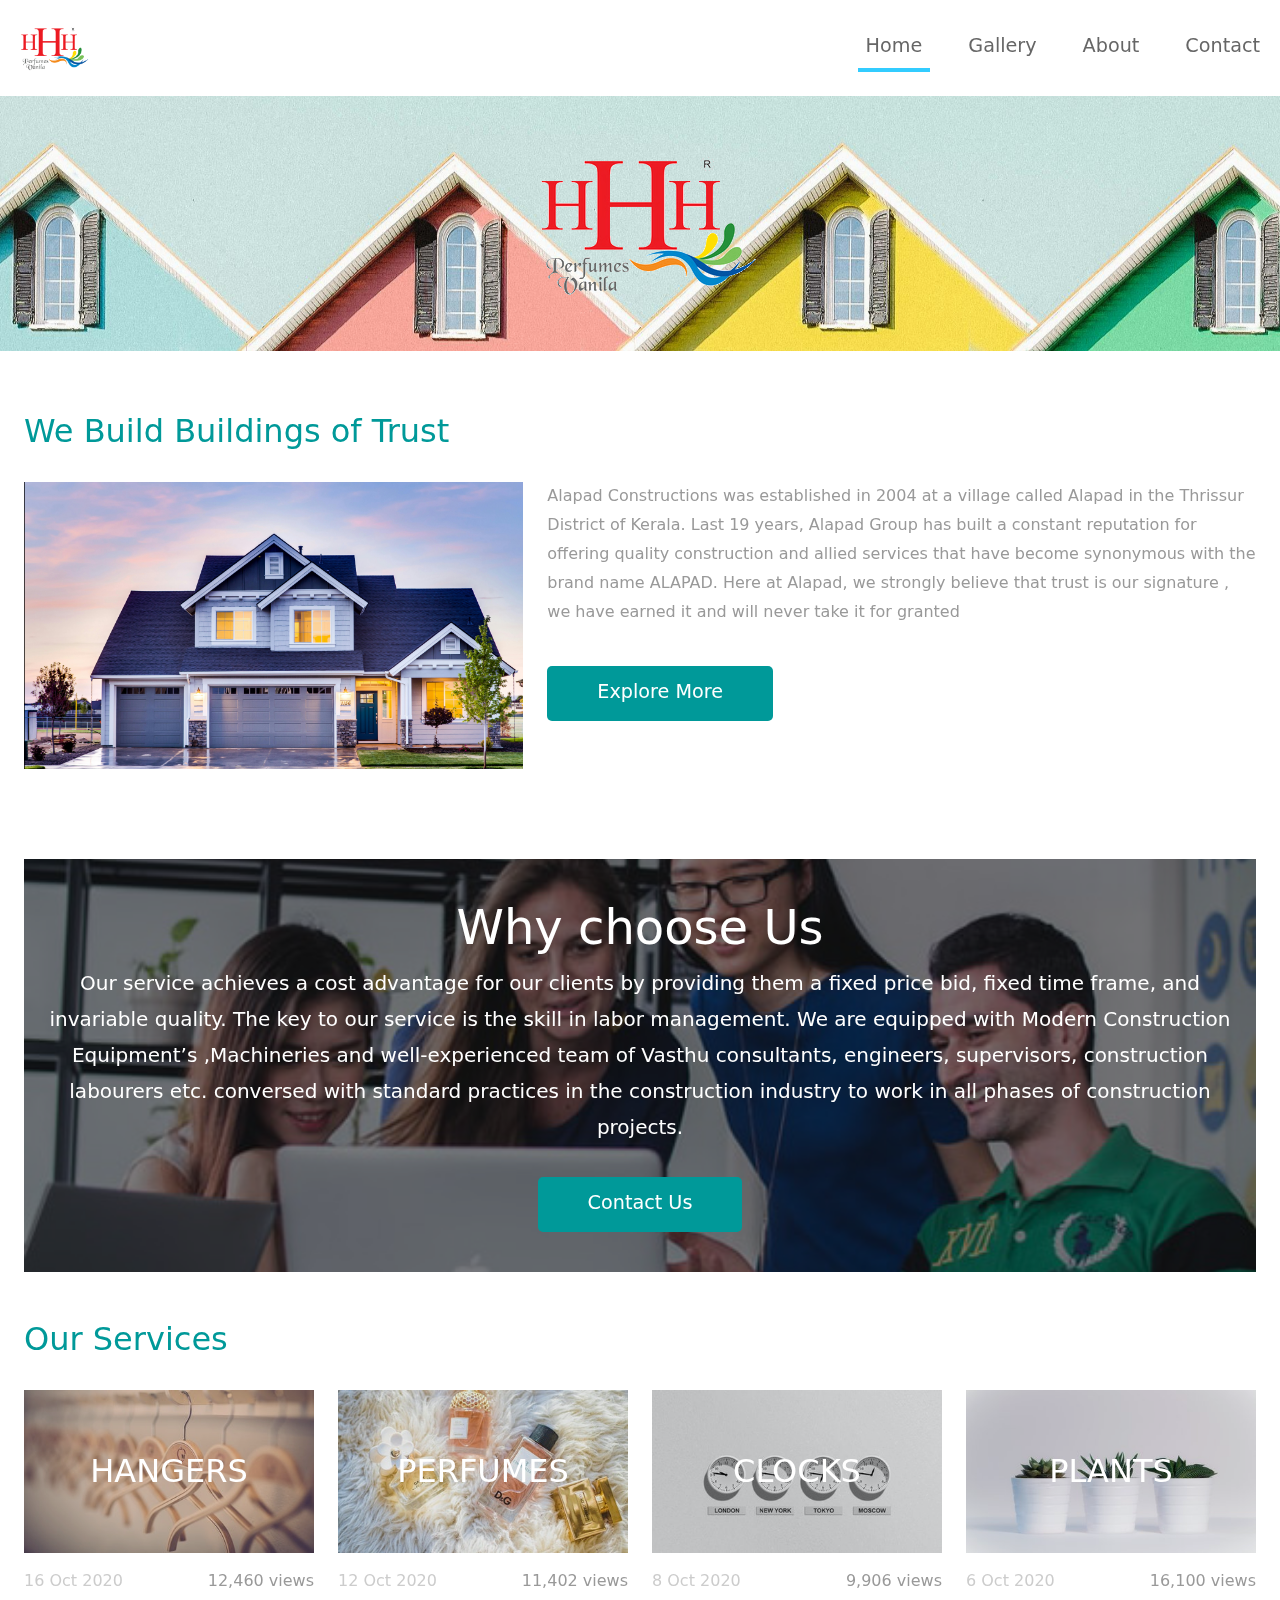
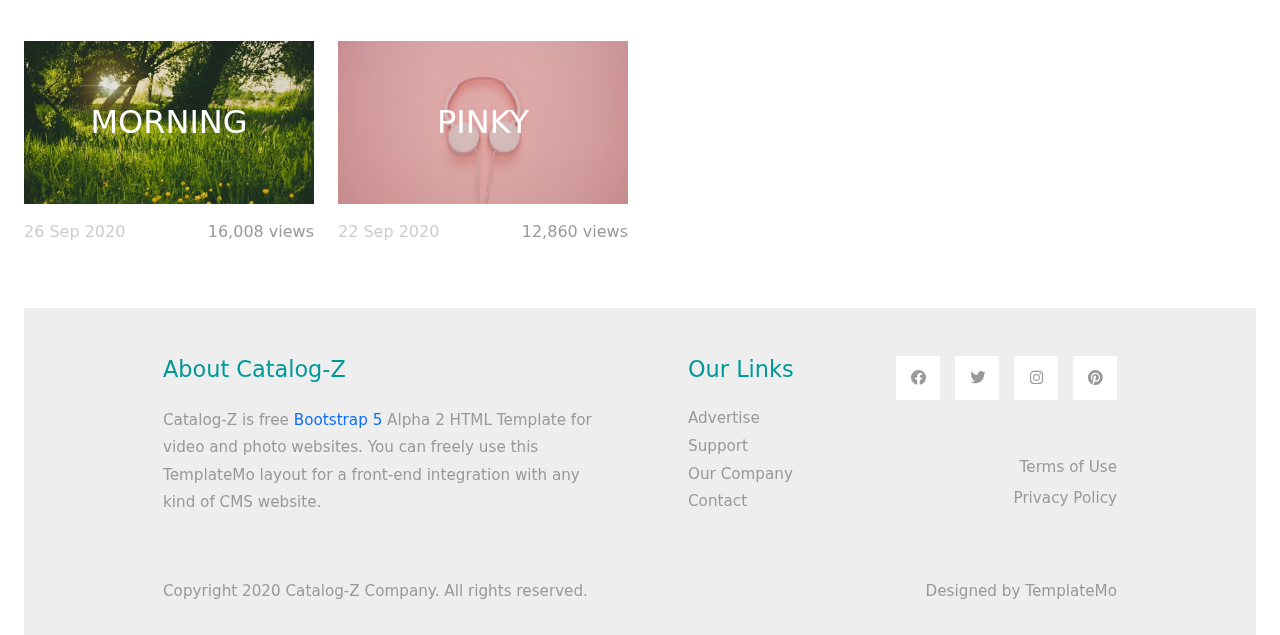
<file: index.html>
<!DOCTYPE html>
<html lang="en">

<head>
    <meta charset="UTF-8">
    <meta name="viewport" content="width=device-width, initial-scale=1.0">
    <title>Catalog-Z Bootstrap 5.0 HTML Template</title>
    <link rel="stylesheet" href="css/bootstrap.min.css">
    <link rel="stylesheet" href="fontawesome/css/all.min.css">
    <link rel="stylesheet" href="css/templatemo-style.css">

    <style>
        .banner {
            background-image: url('img/about.jpg');
            background-size: cover;
            background-position: center;
            height: auto;
            min-height: 400px;
            display: flex;
            align-items: center;
            justify-content: center;
            text-align: center;
            color: white;
            padding: 40px 20px;
            position: relative;
        }

        .banner::before {
            content: '';
            position: absolute;
            top: 0;
            left: 0;
            height: 100%;
            width: 100%;
            background-color: rgba(0, 0, 0, 0.5);
            /* dark overlay */
            z-index: 0;
        }

        .banner>div {
            position: relative;
            z-index: 1;
        }
    </style>
</head>

<body>
    <!-- Page Loader -->
    <div id="loader-wrapper">
        <div id="loader"></div>

        <div class="loader-section section-left"></div>
        <div class="loader-section section-right"></div>

    </div>
    <nav class="navbar navbar-expand-lg">
        <div class="container-fluid">
            <img src="img/cropped-hhhperfumeslogonew2.png" style="width: 80px; height: auto;" alt="Logo">

            <button class="navbar-toggler" type="button" data-toggle="collapse" data-target="#navbarSupportedContent"
                aria-controls="navbarSupportedContent" aria-expanded="false" aria-label="Toggle navigation">
                <i class="fas fa-bars"></i>
            </button>
            <div class="collapse navbar-collapse" id="navbarSupportedContent">
                <ul class="navbar-nav ml-auto mb-2 mb-lg-0">
                    <li class="nav-item">
                        <a class="nav-link nav-link-1 active" aria-current="page" href="index.html">Home</a>
                    </li>
                    <li class="nav-item">
                        <a class="nav-link nav-link-2" href="gallery.html">Gallery</a>
                    </li>

                    <li class="nav-item">
                        <a class="nav-link nav-link-3" href="about.html">About</a>
                    </li>
                    <li class="nav-item">
                        <a class="nav-link nav-link-4" href="contact.html">Contact</a>
                    </li>
                </ul>
            </div>
        </div>
    </nav>

    <div class="tm-hero d-flex justify-content-center align-items-center" data-parallax="scroll"
        data-image-src="img/pexels-jeffrey-czum-254391-2501965(1).jpg">
        <img src="img/cropped-hhhperfumeslogonew2.png">
    </div>

    <div class="container-fluid tm-container-content tm-mt-60">

        <div class="container-fluid tm-mt-60">
            <div class="row mb-4">
                <h2 class="col-12 tm-text-primary">

                    We Build Buildings of Trust

                </h2>
            </div>
            <div class="row tm-mb-74 tm-row-1640">
                <div class="col-lg-5 col-md-6 col-12 mb-3">
                    <img src="img/Screenshot from 2025-04-19 10-13-50.png" alt="Image" class="img-fluid">
                </div>
                <div class="col-lg-7 col-md-6 col-12">
                    <div class="tm-about-img-text">
                        <p class="mb-4">


                            Alapad Constructions was established in 2004 at a village called Alapad in the Thrissur
                            District of Kerala. Last 19 years, Alapad Group has built a constant reputation for offering
                            quality construction and allied services that have become synonymous with the brand name
                            ALAPAD.

                            Here at Alapad, we strongly believe that trust is our signature , we have earned it and will
                            never take it for granted

                        </p>
                        <a href="gallery.html" class="btn btn-primary mt-3">
                            Explore More
                        </a>

                    </div>
                </div>
            </div>

            
                <div class="banner">
                    <div>
                        <h2 class="display-5 fw-bold ">Why choose Us</h2>
                        <p class="lead text-white">
                            Our service achieves a cost advantage for our clients by providing them a fixed price bid, fixed
                                time frame, and invariable quality. The key to our service is the skill in labor management. We
                                are equipped with Modern Construction Equipment’s ,Machineries and well-experienced team of
                                Vasthu consultants, engineers, supervisors, construction labourers etc. conversed with standard
                                practices in the construction industry to work in all phases of construction projects.
                        </p>
                        <a href="contact.html" class="btn btn-primary mt-3">
                            Contact Us
                        </a>
                    </div>
                </div>
        <br><br>
        <div class="row mb-4">
            <h2 class="col-12 tm-text-primary">
                Our Services
            </h2>
        </div>
        <div class="row mb-3 tm-gallery">
            <div class="col-xl-3 col-lg-4 col-md-6 col-sm-6 col-12 mb-5">
                <figure class="effect-ming tm-video-item">
                    <img src="img/img-01.jpg" alt="Image" class="img-fluid">
                    <figcaption class="d-flex align-items-center justify-content-center">
                        <h2>Hangers</h2>
                        <a href="#">View more</a>
                    </figcaption>                    
                </figure>
                <div class="d-flex justify-content-between tm-text-gray">
                    <span class="tm-text-gray-light">16 Oct 2020</span>
                    <span>12,460 views</span>
                </div>
            </div>
            <div class="col-xl-3 col-lg-4 col-md-6 col-sm-6 col-12 mb-5">
                <figure class="effect-ming tm-video-item">
                    <img src="img/img-02.jpg" alt="Image" class="img-fluid">
                    <figcaption class="d-flex align-items-center justify-content-center">
                        <h2>Perfumes</h2>
                        <a href="#">View more</a>
                    </figcaption>                    
                </figure>
                <div class="d-flex justify-content-between tm-text-gray">
                    <span class="tm-text-gray-light">12 Oct 2020</span>
                    <span>11,402 views</span>
                </div>
            </div>
            <div class="col-xl-3 col-lg-4 col-md-6 col-sm-6 col-12 mb-5">
                <figure class="effect-ming tm-video-item">
                    <img src="img/img-03.jpg" alt="Image" class="img-fluid">
                    <figcaption class="d-flex align-items-center justify-content-center">
                        <h2>Clocks</h2>
                        <a href="#">View more</a>
                    </figcaption>                    
                </figure>
                <div class="d-flex justify-content-between tm-text-gray">
                    <span class="tm-text-gray-light">8 Oct 2020</span>
                    <span>9,906 views</span>
                </div>
            </div>
            <div class="col-xl-3 col-lg-4 col-md-6 col-sm-6 col-12 mb-5">
                <figure class="effect-ming tm-video-item">
                    <img src="img/img-04.jpg" alt="Image" class="img-fluid">
                    <figcaption class="d-flex align-items-center justify-content-center">
                        <h2>Plants</h2>
                        <a href="#">View more</a>
                    </figcaption>                    
                </figure>
                <div class="d-flex justify-content-between tm-text-gray">
                    <span class="tm-text-gray-light">6 Oct 2020</span>
                    <span>16,100 views</span>
                </div>
            </div>
            <div class="col-xl-3 col-lg-4 col-md-6 col-sm-6 col-12 mb-5">
                <figure class="effect-ming tm-video-item">
                    <img src="img/img-05.jpg" alt="Image" class="img-fluid">
                    <figcaption class="d-flex align-items-center justify-content-center">
                        <h2>Morning</h2>
                        <a href="#">View more</a>
                    </figcaption>                    
                </figure>
                <div class="d-flex justify-content-between tm-text-gray">
                    <span class="tm-text-gray-light">26 Sep 2020</span>
                    <span>16,008 views</span>
                </div>
            </div>
            <div class="col-xl-3 col-lg-4 col-md-6 col-sm-6 col-12 mb-5">
                <figure class="effect-ming tm-video-item">
                    <img src="img/img-06.jpg" alt="Image" class="img-fluid">
                    <figcaption class="d-flex align-items-center justify-content-center">
                        <h2>Pinky</h2>
                        <a href="#">View more</a>
                    </figcaption>                    
                </figure>
                <div class="d-flex justify-content-between tm-text-gray">
                    <span class="tm-text-gray-light">22 Sep 2020</span>
                    <span>12,860 views</span>
                </div>
            </div>
           
    
   
           
        </div> <!-- container-fluid, tm-container-content -->

        <footer class="tm-bg-gray pt-5 pb-3 tm-text-gray tm-footer">
            <div class="container-fluid tm-container-small">
                <div class="row">
                    <div class="col-lg-6 col-md-12 col-12 px-5 mb-5">
                        <h3 class="tm-text-primary mb-4 tm-footer-title">About Catalog-Z</h3>
                        <p>Catalog-Z is free <a rel="sponsored" href="https://v5.getbootstrap.com/">Bootstrap 5</a>
                            Alpha 2 HTML Template for video and photo websites. You can freely use this TemplateMo
                            layout for a front-end integration with any kind of CMS website.</p>
                    </div>
                    <div class="col-lg-3 col-md-6 col-sm-6 col-12 px-5 mb-5">
                        <h3 class="tm-text-primary mb-4 tm-footer-title">Our Links</h3>
                        <ul class="tm-footer-links pl-0">
                            <li><a href="#">Advertise</a></li>
                            <li><a href="#">Support</a></li>
                            <li><a href="#">Our Company</a></li>
                            <li><a href="#">Contact</a></li>
                        </ul>
                    </div>
                    <div class="col-lg-3 col-md-6 col-sm-6 col-12 px-5 mb-5">
                        <ul class="tm-social-links d-flex justify-content-end pl-0 mb-5">
                            <li class="mb-2"><a href="https://facebook.com"><i class="fab fa-facebook"></i></a></li>
                            <li class="mb-2"><a href="https://twitter.com"><i class="fab fa-twitter"></i></a></li>
                            <li class="mb-2"><a href="https://instagram.com"><i class="fab fa-instagram"></i></a></li>
                            <li class="mb-2"><a href="https://pinterest.com"><i class="fab fa-pinterest"></i></a></li>
                        </ul>
                        <a href="#" class="tm-text-gray text-right d-block mb-2">Terms of Use</a>
                        <a href="#" class="tm-text-gray text-right d-block">Privacy Policy</a>
                    </div>
                </div>
                <div class="row">
                    <div class="col-lg-8 col-md-7 col-12 px-5 mb-3">
                        Copyright 2020 Catalog-Z Company. All rights reserved.
                    </div>
                    <div class="col-lg-4 col-md-5 col-12 px-5 text-right">
                        Designed by <a href="https://templatemo.com" class="tm-text-gray" rel="sponsored"
                            target="_parent">TemplateMo</a>
                    </div>
                </div>
            </div>
        </footer>

        <script src="js/plugins.js"></script>
        <script>
            $(window).on("load", function () {
                $('body').addClass('loaded');
            });
        </script>


</body>

</html>
</file>
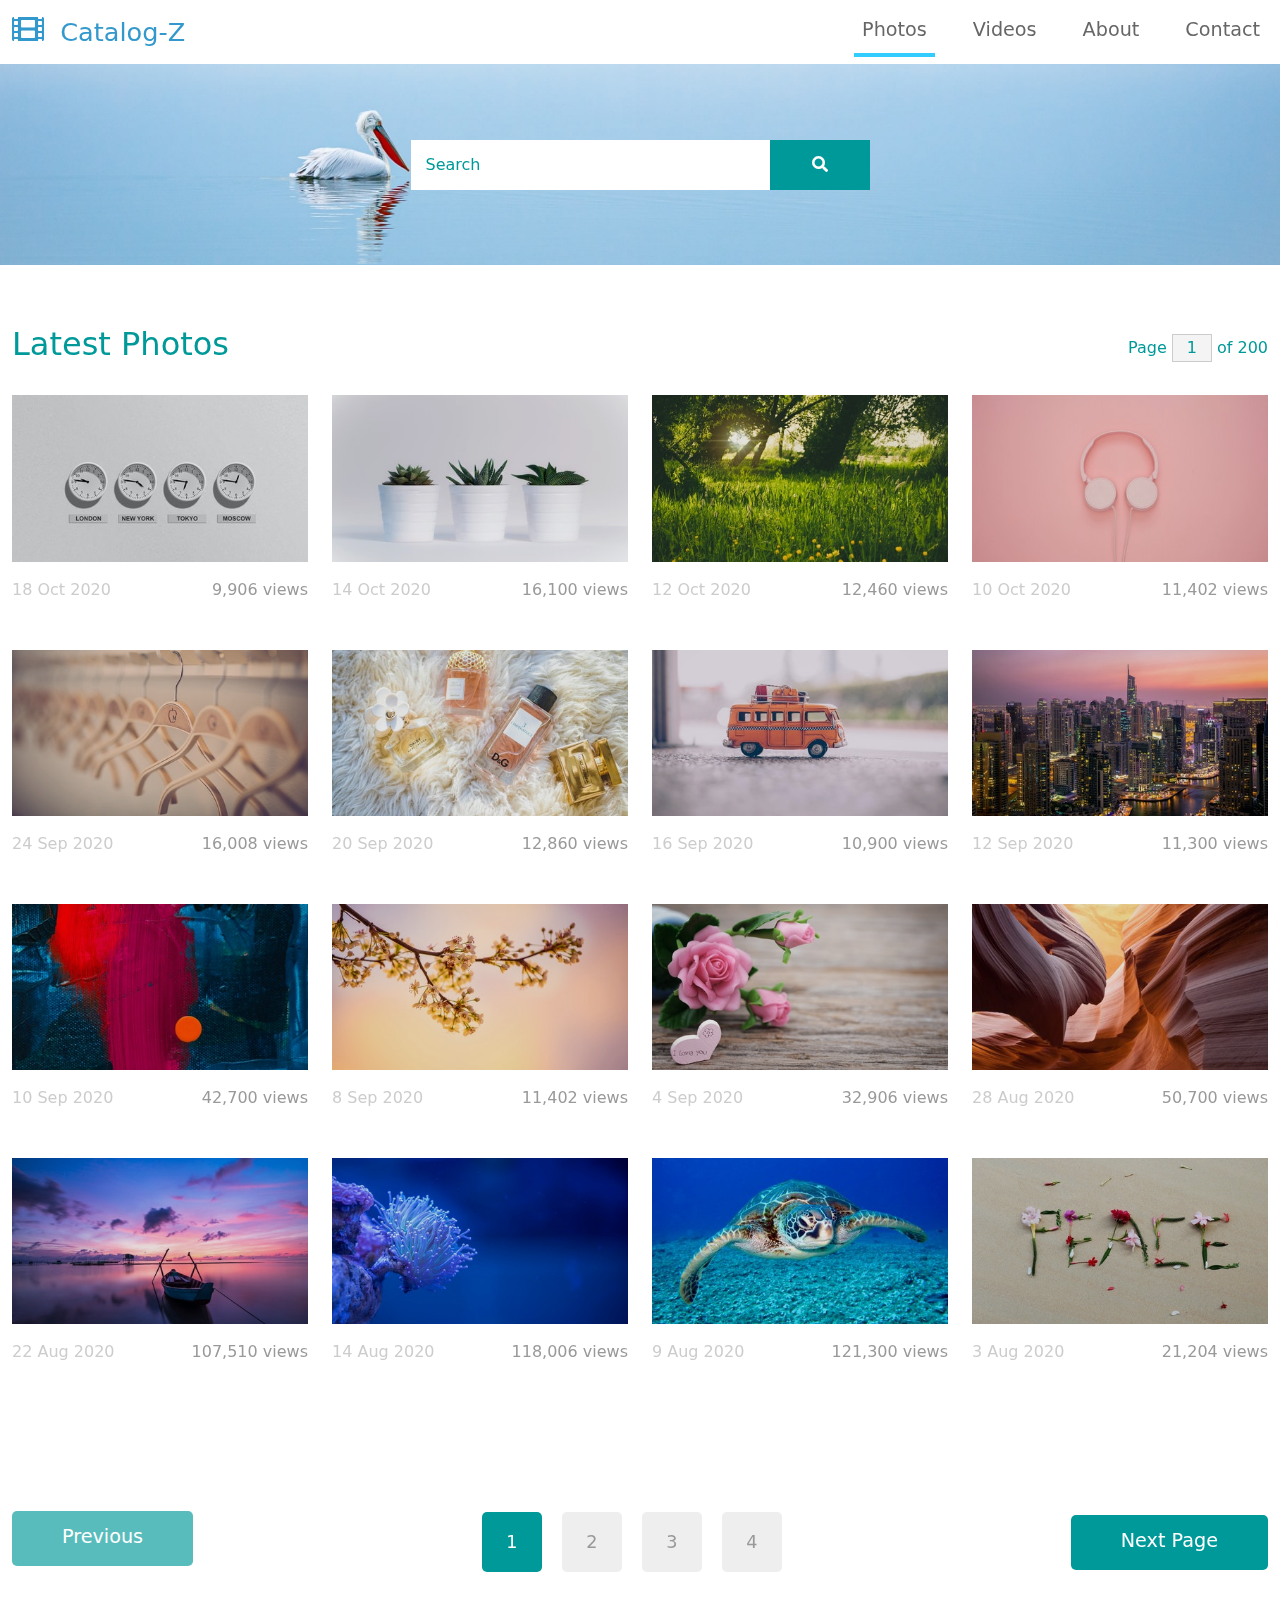
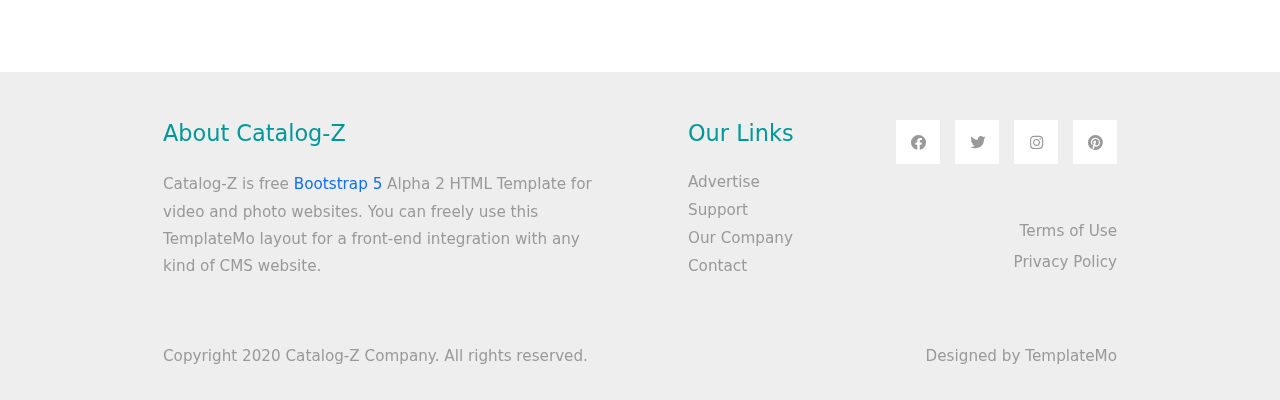
<file: Gallerywebsite/index.html>
<!DOCTYPE html>
<html lang="en">
<head>
    <meta charset="UTF-8">
    <meta name="viewport" content="width=device-width, initial-scale=1.0">
    <title>Catalog-Z Bootstrap 5.0 HTML Template</title>
    <link rel="stylesheet" href="css/bootstrap.min.css">
    <link rel="stylesheet" href="fontawesome/css/all.min.css">
    <link rel="stylesheet" href="css/templatemo-style.css">
<!--
    
TemplateMo 556 Catalog-Z

https://templatemo.com/tm-556-catalog-z

-->
</head>
<body>
    <!-- Page Loader -->
    <div id="loader-wrapper">
        <div id="loader"></div>

        <div class="loader-section section-left"></div>
        <div class="loader-section section-right"></div>

    </div>
    <nav class="navbar navbar-expand-lg">
        <div class="container-fluid">
            <a class="navbar-brand" href="#">
                <i class="fas fa-film mr-2"></i>
                Catalog-Z
            </a>
            <button class="navbar-toggler" type="button" data-toggle="collapse" data-target="#navbarSupportedContent" aria-controls="navbarSupportedContent" aria-expanded="false" aria-label="Toggle navigation">
                <i class="fas fa-bars"></i>
            </button>
            <div class="collapse navbar-collapse" id="navbarSupportedContent">
            <ul class="navbar-nav ml-auto mb-2 mb-lg-0">
                <li class="nav-item">
                    <a class="nav-link nav-link-1 active" aria-current="page" href="index.html">Photos</a>
                </li>
                <li class="nav-item">
                    <a class="nav-link nav-link-2" href="videos.html">Videos</a>
                </li>
                <li class="nav-item">
                    <a class="nav-link nav-link-3" href="about.html">About</a>
                </li>
                <li class="nav-item">
                    <a class="nav-link nav-link-4" href="contact.html">Contact</a>
                </li>
            </ul>
            </div>
        </div>
    </nav>

    <div class="tm-hero d-flex justify-content-center align-items-center" data-parallax="scroll" data-image-src="img/hero.jpg">
        <form class="d-flex tm-search-form">
            <input class="form-control tm-search-input" type="search" placeholder="Search" aria-label="Search">
            <button class="btn btn-outline-success tm-search-btn" type="submit">
                <i class="fas fa-search"></i>
            </button>
        </form>
    </div>

    <div class="container-fluid tm-container-content tm-mt-60">
        <div class="row mb-4">
            <h2 class="col-6 tm-text-primary">
                Latest Photos
            </h2>
            <div class="col-6 d-flex justify-content-end align-items-center">
                <form action="" class="tm-text-primary">
                    Page <input type="text" value="1" size="1" class="tm-input-paging tm-text-primary"> of 200
                </form>
            </div>
        </div>
        <div class="row tm-mb-90 tm-gallery">
        	<div class="col-xl-3 col-lg-4 col-md-6 col-sm-6 col-12 mb-5">
                <figure class="effect-ming tm-video-item">
                    <img src="img/img-03.jpg" alt="Image" class="img-fluid">
                    <figcaption class="d-flex align-items-center justify-content-center">
                        <h2>Clocks</h2>
                        <a href="photo-detail.html">View more</a>
                    </figcaption>                    
                </figure>
                <div class="d-flex justify-content-between tm-text-gray">
                    <span class="tm-text-gray-light">18 Oct 2020</span>
                    <span>9,906 views</span>
                </div>
            </div>
            <div class="col-xl-3 col-lg-4 col-md-6 col-sm-6 col-12 mb-5">
                <figure class="effect-ming tm-video-item">
                    <img src="img/img-04.jpg" alt="Image" class="img-fluid">
                    <figcaption class="d-flex align-items-center justify-content-center">
                        <h2>Plants</h2>
                        <a href="photo-detail.html">View more</a>
                    </figcaption>                    
                </figure>
                <div class="d-flex justify-content-between tm-text-gray">
                    <span class="tm-text-gray-light">14 Oct 2020</span>
                    <span>16,100 views</span>
                </div>
            </div>
            <div class="col-xl-3 col-lg-4 col-md-6 col-sm-6 col-12 mb-5">
                <figure class="effect-ming tm-video-item">
                    <img src="img/img-05.jpg" alt="Image" class="img-fluid">
                    <figcaption class="d-flex align-items-center justify-content-center">
                        <h2>Morning</h2>
                        <a href="photo-detail.html">View more</a>
                    </figcaption>                    
                </figure>
                <div class="d-flex justify-content-between tm-text-gray">
                    <span class="tm-text-gray-light">12 Oct 2020</span>
                    <span>12,460 views</span>
                </div>
            </div>
            <div class="col-xl-3 col-lg-4 col-md-6 col-sm-6 col-12 mb-5">
                <figure class="effect-ming tm-video-item">
                    <img src="img/img-06.jpg" alt="Image" class="img-fluid">
                    <figcaption class="d-flex align-items-center justify-content-center">
                        <h2>Pinky</h2>
                        <a href="photo-detail.html">View more</a>
                    </figcaption>                    
                </figure>
                <div class="d-flex justify-content-between tm-text-gray">
                    <span class="tm-text-gray-light">10 Oct 2020</span>
                    <span>11,402 views</span>
                </div>
            </div>
            
            <div class="col-xl-3 col-lg-4 col-md-6 col-sm-6 col-12 mb-5">
                <figure class="effect-ming tm-video-item">
                    <img src="img/img-01.jpg" alt="Image" class="img-fluid">
                    <figcaption class="d-flex align-items-center justify-content-center">
                        <h2>Hangers</h2>
                        <a href="photo-detail.html">View more</a>
                    </figcaption>                    
                </figure>
                <div class="d-flex justify-content-between tm-text-gray">
                    <span class="tm-text-gray-light">24 Sep 2020</span>
                    <span>16,008 views</span>
                </div>
            </div>
            <div class="col-xl-3 col-lg-4 col-md-6 col-sm-6 col-12 mb-5">
                <figure class="effect-ming tm-video-item">
                    <img src="img/img-02.jpg" alt="Image" class="img-fluid">
                    <figcaption class="d-flex align-items-center justify-content-center">
                        <h2>Perfumes</h2>
                        <a href="photo-detail.html">View more</a>
                    </figcaption>                    
                </figure>
                <div class="d-flex justify-content-between tm-text-gray">
                    <span class="tm-text-gray-light">20 Sep 2020</span>
                    <span>12,860 views</span>
                </div>
            </div>
            <div class="col-xl-3 col-lg-4 col-md-6 col-sm-6 col-12 mb-5">
                <figure class="effect-ming tm-video-item">
                    <img src="img/img-07.jpg" alt="Image" class="img-fluid">
                    <figcaption class="d-flex align-items-center justify-content-center">
                        <h2>Bus</h2>
                        <a href="photo-detail.html">View more</a>
                    </figcaption>                    
                </figure>
                <div class="d-flex justify-content-between tm-text-gray">
                    <span class="tm-text-gray-light">16 Sep 2020</span>
                    <span>10,900 views</span>
                </div>
            </div>
            <div class="col-xl-3 col-lg-4 col-md-6 col-sm-6 col-12 mb-5">
                <figure class="effect-ming tm-video-item">
                    <img src="img/img-08.jpg" alt="Image" class="img-fluid">
                    <figcaption class="d-flex align-items-center justify-content-center">
                        <h2>New York</h2>
                        <a href="photo-detail.html">View more</a>
                    </figcaption>                    
                </figure>
                <div class="d-flex justify-content-between tm-text-gray">
                    <span class="tm-text-gray-light">12 Sep 2020</span>
                    <span>11,300 views</span>
                </div>
            </div>
            <div class="col-xl-3 col-lg-4 col-md-6 col-sm-6 col-12 mb-5">
                <figure class="effect-ming tm-video-item">
                    <img src="img/img-09.jpg" alt="Image" class="img-fluid">
                    <figcaption class="d-flex align-items-center justify-content-center">
                        <h2>Abstract</h2>
                        <a href="photo-detail.html">View more</a>
                    </figcaption>                    
                </figure>
                <div class="d-flex justify-content-between tm-text-gray">
                    <span class="tm-text-gray-light">10 Sep 2020</span>
                    <span>42,700 views</span>
                </div>
            </div>
            <div class="col-xl-3 col-lg-4 col-md-6 col-sm-6 col-12 mb-5">
                <figure class="effect-ming tm-video-item">
                    <img src="img/img-10.jpg" alt="Image" class="img-fluid">
                    <figcaption class="d-flex align-items-center justify-content-center">
                        <h2>Flowers</h2>
                        <a href="photo-detail.html">View more</a>
                    </figcaption>                    
                </figure>
                <div class="d-flex justify-content-between tm-text-gray">
                    <span class="tm-text-gray-light">8 Sep 2020</span>
                    <span>11,402 views</span>
                </div>
            </div>
            <div class="col-xl-3 col-lg-4 col-md-6 col-sm-6 col-12 mb-5">
                <figure class="effect-ming tm-video-item">
                    <img src="img/img-11.jpg" alt="Image" class="img-fluid">
                    <figcaption class="d-flex align-items-center justify-content-center">
                        <h2>Rosy</h2>
                        <a href="photo-detail.html">View more</a>
                    </figcaption>                    
                </figure>
                <div class="d-flex justify-content-between tm-text-gray">
                    <span class="tm-text-gray-light">4 Sep 2020</span>
                    <span>32,906 views</span>
                </div>
            </div>
            <div class="col-xl-3 col-lg-4 col-md-6 col-sm-6 col-12 mb-5">
                <figure class="effect-ming tm-video-item">
                    <img src="img/img-12.jpg" alt="Image" class="img-fluid">
                    <figcaption class="d-flex align-items-center justify-content-center">
                        <h2>Rocki</h2>
                        <a href="photo-detail.html">View more</a>
                    </figcaption>                    
                </figure>
                <div class="d-flex justify-content-between tm-text-gray">
                    <span class="tm-text-gray-light">28 Aug 2020</span>
                    <span>50,700 views</span>
                </div>
            </div>
            <div class="col-xl-3 col-lg-4 col-md-6 col-sm-6 col-12 mb-5">
                <figure class="effect-ming tm-video-item">
                    <img src="img/img-13.jpg" alt="Image" class="img-fluid">
                    <figcaption class="d-flex align-items-center justify-content-center">
                        <h2>Purple</h2>
                        <a href="photo-detail.html">View more</a>
                    </figcaption>                    
                </figure>
                <div class="d-flex justify-content-between tm-text-gray">
                    <span class="tm-text-gray-light">22 Aug 2020</span>
                    <span>107,510 views</span>
                </div>
            </div>
            <div class="col-xl-3 col-lg-4 col-md-6 col-sm-6 col-12 mb-5">
                <figure class="effect-ming tm-video-item">
                    <img src="img/img-14.jpg" alt="Image" class="img-fluid">
                    <figcaption class="d-flex align-items-center justify-content-center">
                        <h2>Sea</h2>
                        <a href="photo-detail.html">View more</a>
                    </figcaption>                    
                </figure>
                <div class="d-flex justify-content-between tm-text-gray">
                    <span class="tm-text-gray-light">14 Aug 2020</span>
                    <span>118,006 views</span>
                </div>
            </div>
            <div class="col-xl-3 col-lg-4 col-md-6 col-sm-6 col-12 mb-5">
                <figure class="effect-ming tm-video-item">
                    <img src="img/img-15.jpg" alt="Image" class="img-fluid">
                    <figcaption class="d-flex align-items-center justify-content-center">
                        <h2>Turtle</h2>
                        <a href="photo-detail.html">View more</a>
                    </figcaption>                    
                </figure>
                <div class="d-flex justify-content-between tm-text-gray">
                    <span class="tm-text-gray-light">9 Aug 2020</span>
                    <span>121,300 views</span>
                </div>
            </div>
            <div class="col-xl-3 col-lg-4 col-md-6 col-sm-6 col-12 mb-5">
                <figure class="effect-ming tm-video-item">
                    <img src="img/img-16.jpg" alt="Image" class="img-fluid">
                    <figcaption class="d-flex align-items-center justify-content-center">
                        <h2>Peace</h2>
                        <a href="photo-detail.html">View more</a>
                    </figcaption>                    
                </figure>
                <div class="d-flex justify-content-between tm-text-gray">
                    <span class="tm-text-gray-light">3 Aug 2020</span>
                    <span>21,204 views</span>
                </div>
            </div>         
        </div> <!-- row -->
        <div class="row tm-mb-90">
            <div class="col-12 d-flex justify-content-between align-items-center tm-paging-col">
                <a href="javascript:void(0);" class="btn btn-primary tm-btn-prev mb-2 disabled">Previous</a>
                <div class="tm-paging d-flex">
                    <a href="javascript:void(0);" class="active tm-paging-link">1</a>
                    <a href="javascript:void(0);" class="tm-paging-link">2</a>
                    <a href="javascript:void(0);" class="tm-paging-link">3</a>
                    <a href="javascript:void(0);" class="tm-paging-link">4</a>
                </div>
                <a href="javascript:void(0);" class="btn btn-primary tm-btn-next">Next Page</a>
            </div>            
        </div>
    </div> <!-- container-fluid, tm-container-content -->

    <footer class="tm-bg-gray pt-5 pb-3 tm-text-gray tm-footer">
        <div class="container-fluid tm-container-small">
            <div class="row">
                <div class="col-lg-6 col-md-12 col-12 px-5 mb-5">
                    <h3 class="tm-text-primary mb-4 tm-footer-title">About Catalog-Z</h3>
                    <p>Catalog-Z is free <a rel="sponsored" href="https://v5.getbootstrap.com/">Bootstrap 5</a> Alpha 2 HTML Template for video and photo websites. You can freely use this TemplateMo layout for a front-end integration with any kind of CMS website.</p>
                </div>
                <div class="col-lg-3 col-md-6 col-sm-6 col-12 px-5 mb-5">
                    <h3 class="tm-text-primary mb-4 tm-footer-title">Our Links</h3>
                    <ul class="tm-footer-links pl-0">
                        <li><a href="#">Advertise</a></li>
                        <li><a href="#">Support</a></li>
                        <li><a href="#">Our Company</a></li>
                        <li><a href="#">Contact</a></li>
                    </ul>
                </div>
                <div class="col-lg-3 col-md-6 col-sm-6 col-12 px-5 mb-5">
                    <ul class="tm-social-links d-flex justify-content-end pl-0 mb-5">
                        <li class="mb-2"><a href="https://facebook.com"><i class="fab fa-facebook"></i></a></li>
                        <li class="mb-2"><a href="https://twitter.com"><i class="fab fa-twitter"></i></a></li>
                        <li class="mb-2"><a href="https://instagram.com"><i class="fab fa-instagram"></i></a></li>
                        <li class="mb-2"><a href="https://pinterest.com"><i class="fab fa-pinterest"></i></a></li>
                    </ul>
                    <a href="#" class="tm-text-gray text-right d-block mb-2">Terms of Use</a>
                    <a href="#" class="tm-text-gray text-right d-block">Privacy Policy</a>
                </div>
            </div>
            <div class="row">
                <div class="col-lg-8 col-md-7 col-12 px-5 mb-3">
                    Copyright 2020 Catalog-Z Company. All rights reserved.
                </div>
                <div class="col-lg-4 col-md-5 col-12 px-5 text-right">
                    Designed by <a href="https://templatemo.com" class="tm-text-gray" rel="sponsored" target="_parent">TemplateMo</a>
                </div>
            </div>
        </div>
    </footer>
    
    <script src="js/plugins.js"></script>
    <script>
        $(window).on("load", function() {
            $('body').addClass('loaded');
        });
    </script>
</body>
</html>
</file>
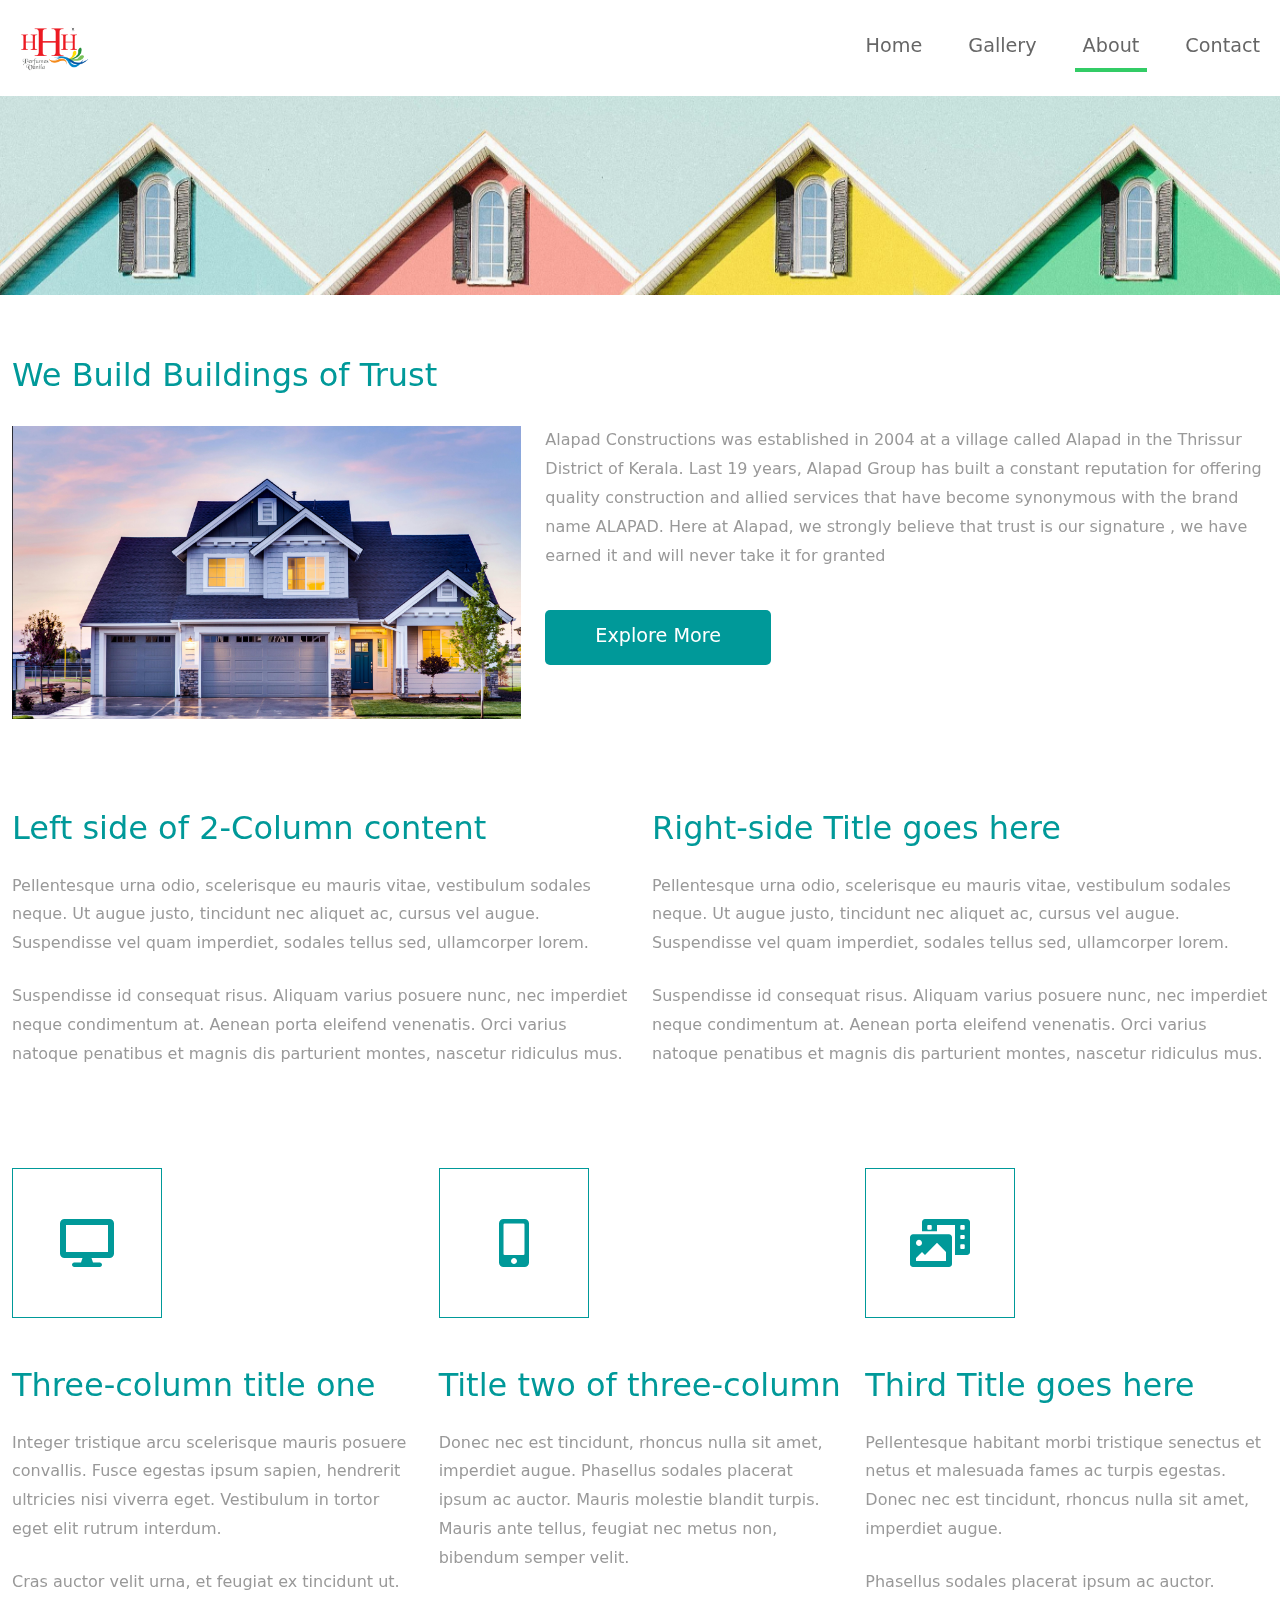
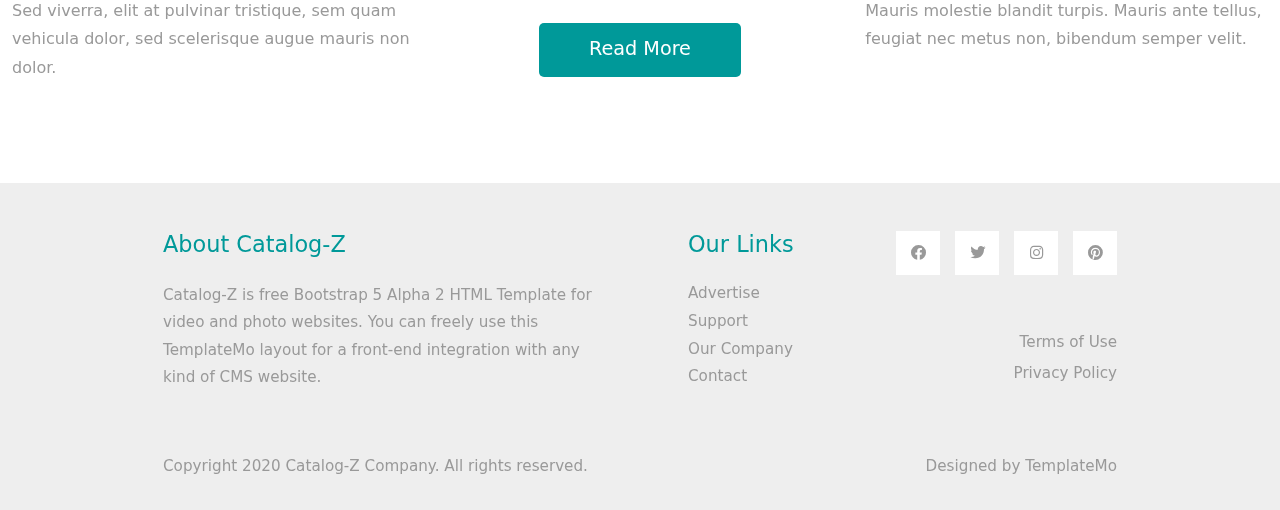
<file: about.html>
<!DOCTYPE html>
<html lang="en">
<head>
    <meta charset="UTF-8">
    <meta name="viewport" content="width=device-width, initial-scale=1.0">
    <title>Catalog-Z About page</title>
    <link rel="stylesheet" href="css/bootstrap.min.css">
    <link rel="stylesheet" href="fontawesome/css/all.min.css">
    <link rel="stylesheet" href="css/templatemo-style.css">
<!--
    
TemplateMo 556 Catalog-Z

https://templatemo.com/tm-556-catalog-z

-->
</head>
<body>
    <!-- Page Loader -->
    <div id="loader-wrapper">
        <div id="loader"></div>

        <div class="loader-section section-left"></div>
        <div class="loader-section section-right"></div>

    </div>
    <nav class="navbar navbar-expand-lg">
        <div class="container-fluid">
            <img src="img/cropped-hhhperfumeslogonew2.png" style="width: 80px; height: auto;" alt="Logo">

            <button class="navbar-toggler" type="button" data-toggle="collapse" data-target="#navbarSupportedContent" aria-controls="navbarSupportedContent" aria-expanded="false" aria-label="Toggle navigation">
                <i class="fas fa-bars"></i>
            </button>
            <div class="collapse navbar-collapse" id="navbarSupportedContent">
            <ul class="navbar-nav ml-auto mb-2 mb-lg-0">
                <li class="nav-item">
                    <a class="nav-link nav-link-1" href="index.html">Home</a>
                </li>
                <li class="nav-item">
                    <a class="nav-link nav-link-2" href="gallery.html">Gallery</a>
                </li>
                <li class="nav-item">
                    <a class="nav-link nav-link-3 active" aria-current="page" href="about.html">About</a>
                </li>
                <li class="nav-item">
                    <a class="nav-link nav-link-4" href="contact.html">Contact</a>
                </li>
            </ul>
            </div>
        </div>
    </nav>

    <div class="tm-hero d-flex justify-content-center align-items-center" data-parallax="scroll" data-image-src="img/pexels-jeffrey-czum-254391-2501965(1).jpg"></div>

    <div class="container-fluid tm-mt-60">
        <div class="row mb-4">
            <h2 class="col-12 tm-text-primary">

                We Build Buildings of Trust

            </h2>
        </div>
        <div class="row tm-mb-74 tm-row-1640">
            <div class="col-lg-5 col-md-6 col-12 mb-3">
                <img src="img/Screenshot from 2025-04-19 10-13-50.png" alt="Image" class="img-fluid">
            </div>
            <div class="col-lg-7 col-md-6 col-12">
                <div class="tm-about-img-text">
                    <p class="mb-4">


                        Alapad Constructions was established in 2004 at a village called Alapad in the Thrissur
                        District of Kerala. Last 19 years, Alapad Group has built a constant reputation for offering
                        quality construction and allied services that have become synonymous with the brand name
                        ALAPAD.

                        Here at Alapad, we strongly believe that trust is our signature , we have earned it and will
                        never take it for granted

                    </p>
                    <a href="gallery.html" class="btn btn-primary mt-3">
                        Explore More
                    </a>

                </div>
            </div>
        </div>


        <div class="row tm-mb-50">
            <div class="col-md-6 col-12">
                <div class="tm-about-2-col">
                    <h2 class="tm-text-primary mb-4">
                        Left side of 2-Column content
                    </h2>
                    <p class="mb-4">
                        Pellentesque urna odio, scelerisque eu mauris vitae, vestibulum sodales neque. Ut augue justo, tincidunt nec aliquet ac, cursus vel augue. Suspendisse vel quam imperdiet, sodales tellus sed, ullamcorper lorem.
                    </p>
                    <p>
                        Suspendisse id consequat risus. Aliquam varius posuere nunc, nec imperdiet neque condimentum at. Aenean porta eleifend venenatis. Orci varius natoque penatibus et magnis dis parturient montes, nascetur ridiculus mus.
                    </p>
                </div>                
            </div> 
            <div class="col-md-6 col-12">
                <div class="tm-about-2-col">
                    <h2 class="tm-text-primary mb-4">
                        Right-side Title goes here
                    </h2>
                    <p class="mb-4">
                        Pellentesque urna odio, scelerisque eu mauris vitae, vestibulum sodales neque. Ut augue justo, tincidunt nec aliquet ac, cursus vel augue. Suspendisse vel quam imperdiet, sodales tellus sed, ullamcorper lorem.
                    </p>
                    <p>
                        Suspendisse id consequat risus. Aliquam varius posuere nunc, nec imperdiet neque condimentum at. Aenean porta eleifend venenatis. Orci varius natoque penatibus et magnis dis parturient montes, nascetur ridiculus mus.
                    </p>
                </div>                
            </div>     
        </div> <!-- row -->
        <div class="row tm-mb-50">
            <div class="col-md-4 col-12">
                <div class="tm-about-3-col">
                    <div class="tm-about-icon-container mb-5">
                        <i class="fas fa-desktop fa-3x tm-text-primary"></i>
                    </div>                
                    <h2 class="tm-text-primary mb-4">Three-column title one</h2>
                    <p class="mb-4">Integer tristique arcu scelerisque mauris posuere convallis. Fusce egestas ipsum sapien, hendrerit ultricies nisi viverra eget. Vestibulum in tortor eget elit rutrum interdum. </p>
                    <p>Cras auctor velit urna, et feugiat ex tincidunt ut. Sed viverra, elit at pulvinar tristique, sem quam vehicula dolor, sed scelerisque augue mauris non dolor.</p>
                </div>                
            </div>
            <div class="col-md-4 col-12">
                <div class="tm-about-3-col">
                    <div class="tm-about-icon-container mb-5">
                        <i class="fas fa-mobile-alt fa-3x tm-text-primary"></i>
                    </div>                
                    <h2 class="tm-text-primary mb-4">Title two of three-column</h2>
                    <p class="tm-mb-50">Donec nec est tincidunt, rhoncus nulla sit amet, imperdiet augue. Phasellus sodales placerat ipsum ac auctor. Mauris molestie blandit turpis. Mauris ante tellus, feugiat nec metus non, bibendum semper velit.</p>                
                    <div class="text-center">
                        <a href="#" class="btn btn-primary">Read More</a>
                    </div>
                </div>                
            </div>
            <div class="col-md-4 col-12">
                <div class="tm-about-3-col">
                    <div class="tm-about-icon-container mb-5">
                        <i class="fas fa-photo-video fa-3x tm-text-primary"></i>
                    </div>                
                    <h2 class="tm-text-primary mb-4">Third Title goes here</h2>
                    <p class="mb-4">Pellentesque habitant morbi tristique senectus et netus et malesuada fames ac turpis egestas. Donec nec est tincidunt, rhoncus nulla sit amet, imperdiet augue. </p>
                    <p>Phasellus sodales placerat ipsum ac auctor. Mauris molestie blandit turpis. Mauris ante tellus, feugiat nec metus non, bibendum semper velit.</p>
                </div>                
            </div>
        </div>
    </div> <!-- container-fluid, tm-container-content -->

    <footer class="tm-bg-gray pt-5 pb-3 tm-text-gray tm-footer">
        <div class="container-fluid tm-container-small">
            <div class="row">
                <div class="col-lg-6 col-md-12 col-12 px-5 mb-5">
                    <h3 class="tm-text-primary mb-4 tm-footer-title">About Catalog-Z</h3>
                    <p>Catalog-Z is free Bootstrap 5 Alpha 2 HTML Template for video and photo websites. You can freely use this TemplateMo layout for a front-end integration with any kind of CMS website.</p>
                </div>
                <div class="col-lg-3 col-md-6 col-sm-6 col-12 px-5 mb-5">
                    <h3 class="tm-text-primary mb-4 tm-footer-title">Our Links</h3>
                    <ul class="tm-footer-links pl-0">
                        <li><a href="#">Advertise</a></li>
                        <li><a href="#">Support</a></li>
                        <li><a href="#">Our Company</a></li>
                        <li><a href="#">Contact</a></li>
                    </ul>
                </div>
                <div class="col-lg-3 col-md-6 col-sm-6 col-12 px-5 mb-5">
                    <ul class="tm-social-links d-flex justify-content-end pl-0 mb-5">
                        <li class="mb-2"><a href="https://facebook.com"><i class="fab fa-facebook"></i></a></li>
                        <li class="mb-2"><a href="https://twitter.com"><i class="fab fa-twitter"></i></a></li>
                        <li class="mb-2"><a href="https://instagram.com"><i class="fab fa-instagram"></i></a></li>
                        <li class="mb-2"><a href="https://pinterest.com"><i class="fab fa-pinterest"></i></a></li>
                    </ul>
                    <a href="#" class="tm-text-gray text-right d-block mb-2">Terms of Use</a>
                    <a href="#" class="tm-text-gray text-right d-block">Privacy Policy</a>
                </div>
            </div>
            <div class="row">
                <div class="col-lg-8 col-md-7 col-12 px-5 mb-3">
                    Copyright 2020 Catalog-Z Company. All rights reserved.
                </div>
                <div class="col-lg-4 col-md-5 col-12 px-5 text-right">
                    Designed by <a href="https://templatemo.com" class="tm-text-gray" rel="sponsored" target="_parent">TemplateMo</a>
                </div>
            </div>
        </div>
    </footer>
    
    <script src="js/plugins.js"></script>
    <script>
        $(window).on("load", function() {
            $('body').addClass('loaded');
        });
    </script>
</body>
</html>
</file>
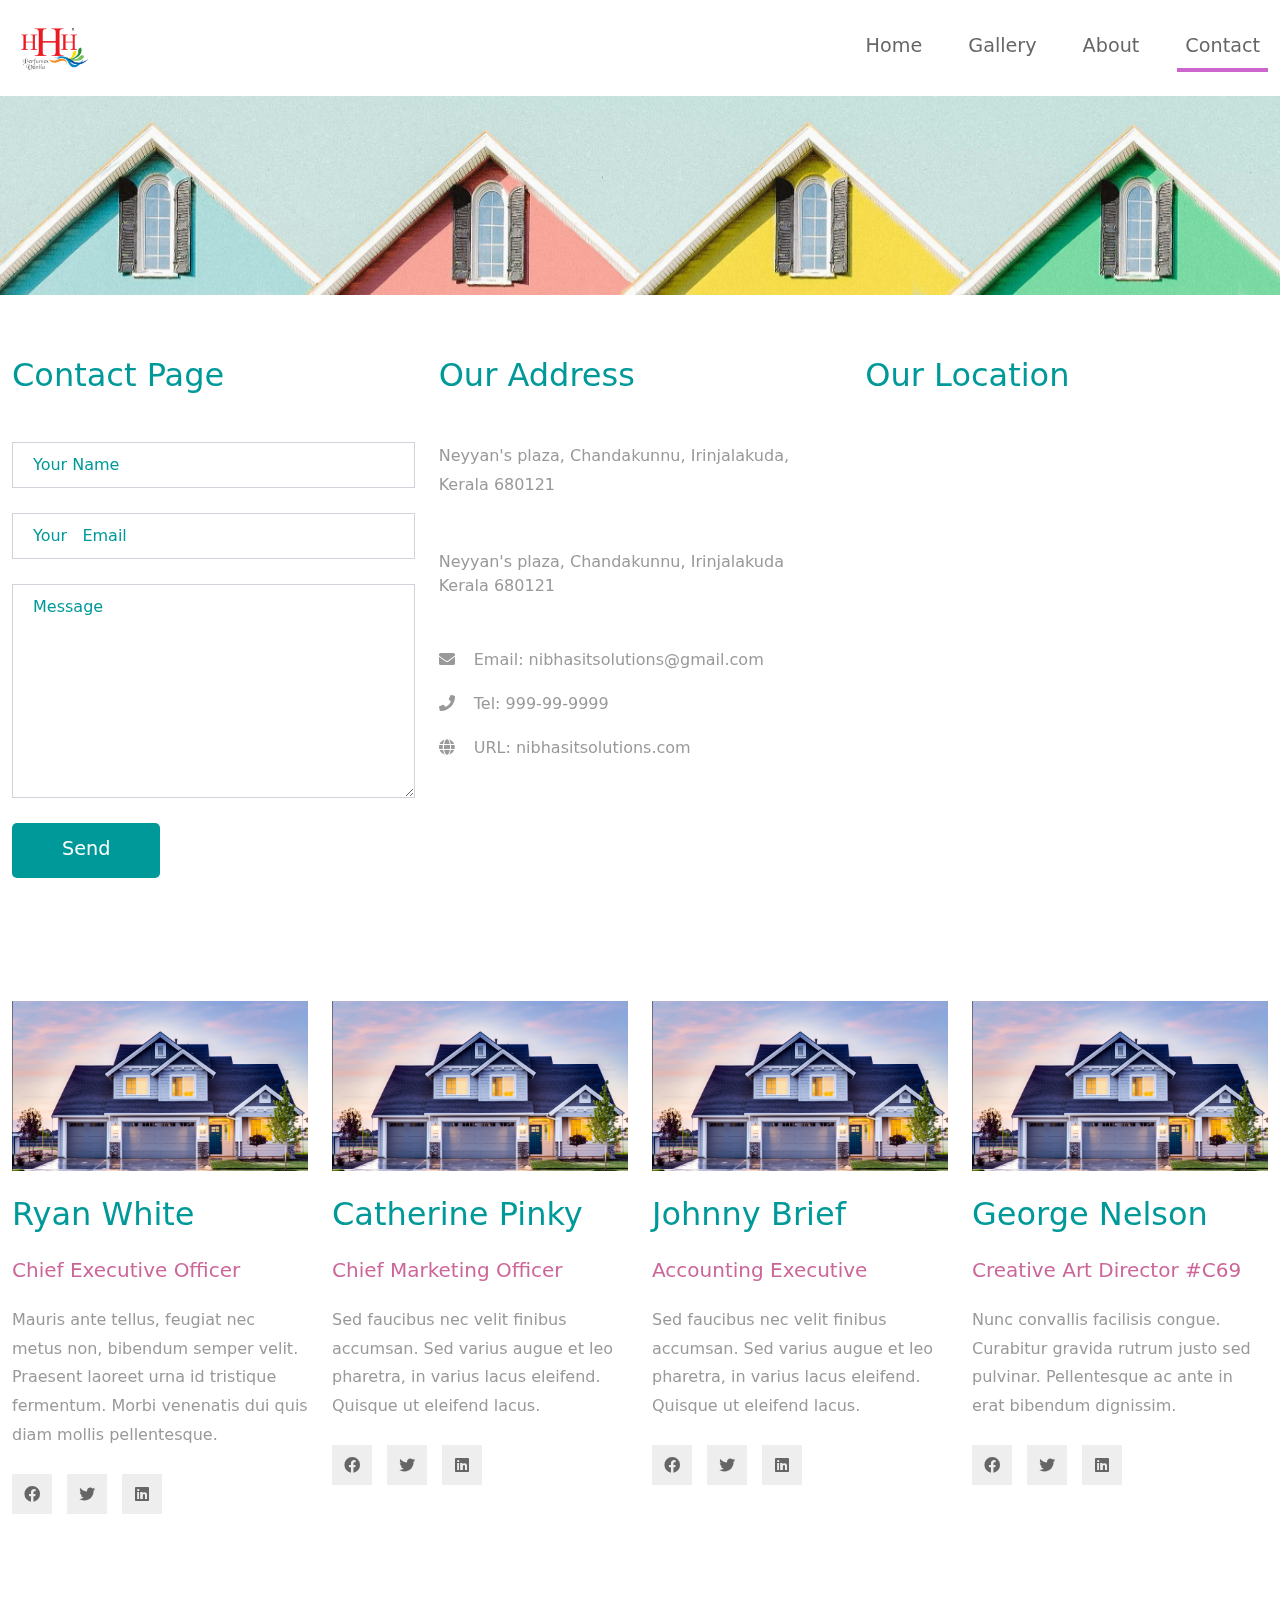
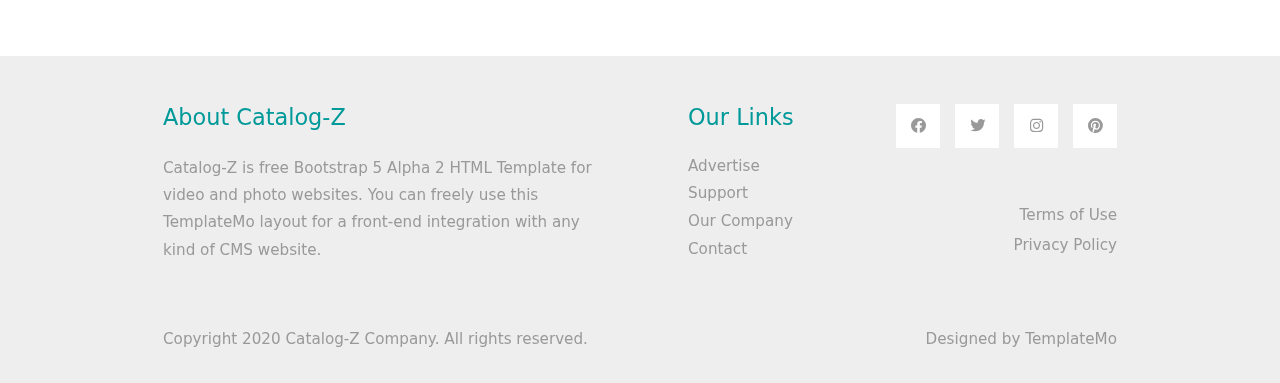
<file: contact.html>
<!DOCTYPE html>
<html lang="en">
<head>
    <meta charset="UTF-8">
    <meta name="viewport" content="width=device-width, initial-scale=1.0">
    <title>Catalog-Z Contact page</title>
    <link rel="stylesheet" href="css/bootstrap.min.css">
    <link rel="stylesheet" href="fontawesome/css/all.min.css">
    <link rel="stylesheet" href="css/templatemo-style.css">
<!--
    
TemplateMo 556 Catalog-Z

https://templatemo.com/tm-556-catalog-z

-->
</head>
<body>
    <!-- Page Loader -->
    <div id="loader-wrapper">
        <div id="loader"></div>

        <div class="loader-section section-left"></div>
        <div class="loader-section section-right"></div>

    </div>
    <nav class="navbar navbar-expand-lg">
        <div class="container-fluid">
            <img src="img/cropped-hhhperfumeslogonew2.png" style="width: 80px; height: auto;" alt="Logo">

            <button class="navbar-toggler" type="button" data-toggle="collapse" data-target="#navbarSupportedContent" aria-controls="navbarSupportedContent" aria-expanded="false" aria-label="Toggle navigation">
                <i class="fas fa-bars"></i>
            </button>
            <div class="collapse navbar-collapse" id="navbarSupportedContent">
            <ul class="navbar-nav ml-auto mb-2 mb-lg-0">
                <li class="nav-item">
                    <a class="nav-link nav-link-1 " href="index.html">Home</a>
                </li>
                <li class="nav-item">
                    <a class="nav-link nav-link-2" href="gallery.html">Gallery</a>
                </li>
              
                <li class="nav-item">
                    <a class="nav-link nav-link-3" href="about.html">About</a>
                </li>
                <li class="nav-item">
                    <a class="nav-link nav-link-4 active" aria-current="page" href="contact.html">Contact</a>
                </li>
            </ul>
            </div>
        </div>
    </nav>

    <div class="tm-hero d-flex justify-content-center align-items-center" data-parallax="scroll" data-image-src="img/pexels-jeffrey-czum-254391-2501965(1).jpg"></div>

    <div class="container-fluid tm-mt-60">
        <div class="row tm-mb-50">
            <div class="col-lg-4 col-12 mb-5">
                <h2 class="tm-text-primary mb-5">Contact Page</h2>
                <form id="contact-form" action="" method="POST" class="tm-contact-form mx-auto">
                    <div class="form-group">
                        <input type="text" name="name" class="form-control rounded-0" placeholder="Your Name" required />
                    </div>
                    <div class="form-group">
                        <input type="email" name="email" class="form-control rounded-0" placeholder="Your   Email" required />
                    </div>
                    <!-- <div class="form-group">
                        <select class="form-control" id="contact-select" name="inquiry">
                            <option value="-">Subject</option>
                            <option value="sales">Sales &amp; Marketing</option>
                            <option value="creative">Creative Design</option>
                            <option value="uiux">UI / UX</option>
                        </select>
                    </div> -->
                    <div class="form-group">
                        <textarea rows="8" name="message" class="form-control rounded-0" placeholder="Message" required=></textarea>
                    </div>

                    <div class="form-group tm-text-right">
                        <button type="submit" class="btn btn-primary">Send</button>
                    </div>
                </form>                
            </div>
            <div class="col-lg-4 col-12 mb-5">
                <div class="tm-address-col">
                    <h2 class="tm-text-primary mb-5">Our Address</h2>
                    <p class="tm-mb-50">Neyyan's plaza, Chandakunnu, Irinjalakuda, Kerala 680121</p>
                <address class="tm-text-gray tm-mb-50">
                    Neyyan's plaza, Chandakunnu, Irinjalakuda<br>
                    Kerala 680121
                    </address>
                    <ul class="tm-contacts">
                        <li>
                            <a href="#" class="tm-text-gray">
                                <i class="fas fa-envelope"></i>
                                Email: nibhasitsolutions@gmail.com
                            </a>
                        </li>
                        <li>
                            <a href="#" class="tm-text-gray">
                                <i class="fas fa-phone"></i>
                                Tel: 999-99-9999
                            </a>
                        </li>
                        <li>
                            <a href="#" class="tm-text-gray">
                                <i class="fas fa-globe"></i>
                                URL: nibhasitsolutions.com
                            </a>
                        </li>
                    </ul>
                </div>                
            </div>
            <div class="col-lg-4 col-12">
                <h2 class="tm-text-primary mb-5">Our Location</h2>
                <!-- Map -->
                <div class="mapouter mb-4">
                    <div class="gmap-canvas">
                        <iframe src="https://www.google.com/maps/embed?pb=!1m18!1m12!1m3!1d981.2457603032112!2d76.21441832840942!3d10.343240818670596!2m3!1f0!2f0!3f0!3m2!1i1024!2i768!4f13.1!3m3!1m2!1s0x1091f25fbad3855%3A0x404bb0de71499fe7!2sNibhas%20HRD%20Solutions%20Pvt.%20Ltd.!5e0!3m2!1sen!2sin!4v1744809341033!5m2!1sen!2sin" width="600" height="450" style="border:0;" allowfullscreen="" loading="lazy" referrerpolicy="no-referrer-when-downgrade">

                        </iframe>
                    </div>
                </div>               
            </div>
        </div>
        <div class="row tm-mb-74 tm-people-row">
            <div class="col-lg-3 col-md-6 col-sm-6 col-12 mb-5">
                <img src="img/Screenshot from 2025-04-19 10-13-50.png" alt="Image" class="mb-4 img-fluid">
                <h2 class="tm-text-primary mb-4">Ryan White</h2>
                <h3 class="tm-text-secondary h5 mb-4">Chief Executive Officer</h3>
                <p class="mb-4">
                    Mauris ante tellus, feugiat nec metus non, bibendum semper velit. Praesent laoreet urna id tristique fermentum. Morbi venenatis dui quis diam mollis pellentesque.
                </p>

                <ul class="tm-social pl-0 mb-0">
                    <li><a href="https://facebook.com"><i class="fab fa-facebook"></i></a></li>
                    <li><a href="https://twitter.com"><i class="fab fa-twitter"></i></a></li>
                    <li><a href="https://linkedin.com"><i class="fab fa-linkedin"></i></a></li>
                </ul>

            </div>
            <div class="col-lg-3 col-md-6 col-sm-6 col-12 mb-5">
                <img src="img/Screenshot from 2025-04-19 10-13-50.png" alt="Image" class="mb-4 img-fluid">
                <h2 class="tm-text-primary mb-4">Catherine Pinky</h2>
                <h3 class="tm-text-secondary h5 mb-4">Chief Marketing Officer</h3>
                <p class="mb-4">
                    Sed faucibus nec velit finibus accumsan. Sed varius augue et leo pharetra, in varius lacus eleifend. Quisque ut eleifend lacus.
                </p>
                <ul class="tm-social pl-0 mb-0">
                    <li><a href="https://facebook.com"><i class="fab fa-facebook"></i></a></li>
                    <li><a href="https://twitter.com"><i class="fab fa-twitter"></i></a></li>
                    <li><a href="https://linkedin.com"><i class="fab fa-linkedin"></i></a></li>
                </ul>
            </div>
            <div class="col-lg-3 col-md-6 col-sm-6 col-12 mb-5">
                <img src="img/Screenshot from 2025-04-19 10-13-50.png" alt="Image" class="mb-4 img-fluid">
                <h2 class="tm-text-primary mb-4">Johnny Brief</h2>
                <h3 class="tm-text-secondary h5 mb-4">Accounting Executive</h3>
                <p class="mb-4">
                    Sed faucibus nec velit finibus accumsan. Sed varius augue et leo pharetra, in varius lacus eleifend. Quisque ut eleifend lacus.
                </p>
                <ul class="tm-social pl-0 mb-0">
                    <li><a href="https://facebook.com"><i class="fab fa-facebook"></i></a></li>
                    <li><a href="https://twitter.com"><i class="fab fa-twitter"></i></a></li>
                    <li><a href="https://linkedin.com"><i class="fab fa-linkedin"></i></a></li>
                </ul>
            </div>
            <div class="col-lg-3 col-md-6 col-sm-6 col-12 mb-5">
                <img src="img/Screenshot from 2025-04-19 10-13-50.png" alt="Image" class="mb-4 img-fluid">
                <h2 class="tm-text-primary mb-4">George Nelson</h2>
                <h3 class="tm-text-secondary h5 mb-4">Creative Art Director #C69</h3>
                <p class="mb-4">
                    Nunc convallis facilisis congue. Curabitur gravida rutrum justo sed pulvinar. Pellentesque ac ante in erat bibendum dignissim.
                </p>
                <ul class="tm-social pl-0 mb-0">
                    <li><a href="https://facebook.com"><i class="fab fa-facebook"></i></a></li>
                    <li><a href="https://twitter.com"><i class="fab fa-twitter"></i></a></li>
                    <li><a href="https://linkedin.com"><i class="fab fa-linkedin"></i></a></li>
                </ul>
            </div>
        </div>
    </div> <!-- container-fluid, tm-container-content -->

    <footer class="tm-bg-gray pt-5 pb-3 tm-text-gray tm-footer">
        <div class="container-fluid tm-container-small">
            <div class="row">
                <div class="col-lg-6 col-md-12 col-12 px-5 mb-5">
                    <h3 class="tm-text-primary mb-4 tm-footer-title">About Catalog-Z</h3>
                    <p>Catalog-Z is free Bootstrap 5 Alpha 2 HTML Template for video and photo websites. You can freely use this TemplateMo layout for a front-end integration with any kind of CMS website.</p>
                </div>
                <div class="col-lg-3 col-md-6 col-sm-6 col-12 px-5 mb-5">
                    <h3 class="tm-text-primary mb-4 tm-footer-title">Our Links</h3>
                    <ul class="tm-footer-links pl-0">
                        <li><a href="#">Advertise</a></li>
                        <li><a href="#">Support</a></li>
                        <li><a href="#">Our Company</a></li>
                        <li><a href="#">Contact</a></li>
                    </ul>
                </div>
                <div class="col-lg-3 col-md-6 col-sm-6 col-12 px-5 mb-5">
                    <ul class="tm-social-links d-flex justify-content-end pl-0 mb-5">
                        <li class="mb-2"><a href="https://facebook.com"><i class="fab fa-facebook"></i></a></li>
                        <li class="mb-2"><a href="https://twitter.com"><i class="fab fa-twitter"></i></a></li>
                        <li class="mb-2"><a href="https://instagram.com"><i class="fab fa-instagram"></i></a></li>
                        <li class="mb-2"><a href="https://pinterest.com"><i class="fab fa-pinterest"></i></a></li>
                    </ul>
                    <a href="#" class="tm-text-gray text-right d-block mb-2">Terms of Use</a>
                    <a href="#" class="tm-text-gray text-right d-block">Privacy Policy</a>
                </div>
            </div>
            <div class="row">
                <div class="col-lg-8 col-md-7 col-12 px-5 mb-3">
                    Copyright 2020 Catalog-Z Company. All rights reserved.
                </div>
                <div class="col-lg-4 col-md-5 col-12 px-5 text-right">
                    Designed by <a href="https://templatemo.com" class="tm-text-gray" rel="sponsored" target="_parent">TemplateMo</a>
                </div>
            </div>
        </div>
    </footer>
    
    <script src="js/plugins.js"></script>
    <script>
        $(window).on("load", function() {
            $('body').addClass('loaded');
        });
    </script>
</body>
</html>
</file>
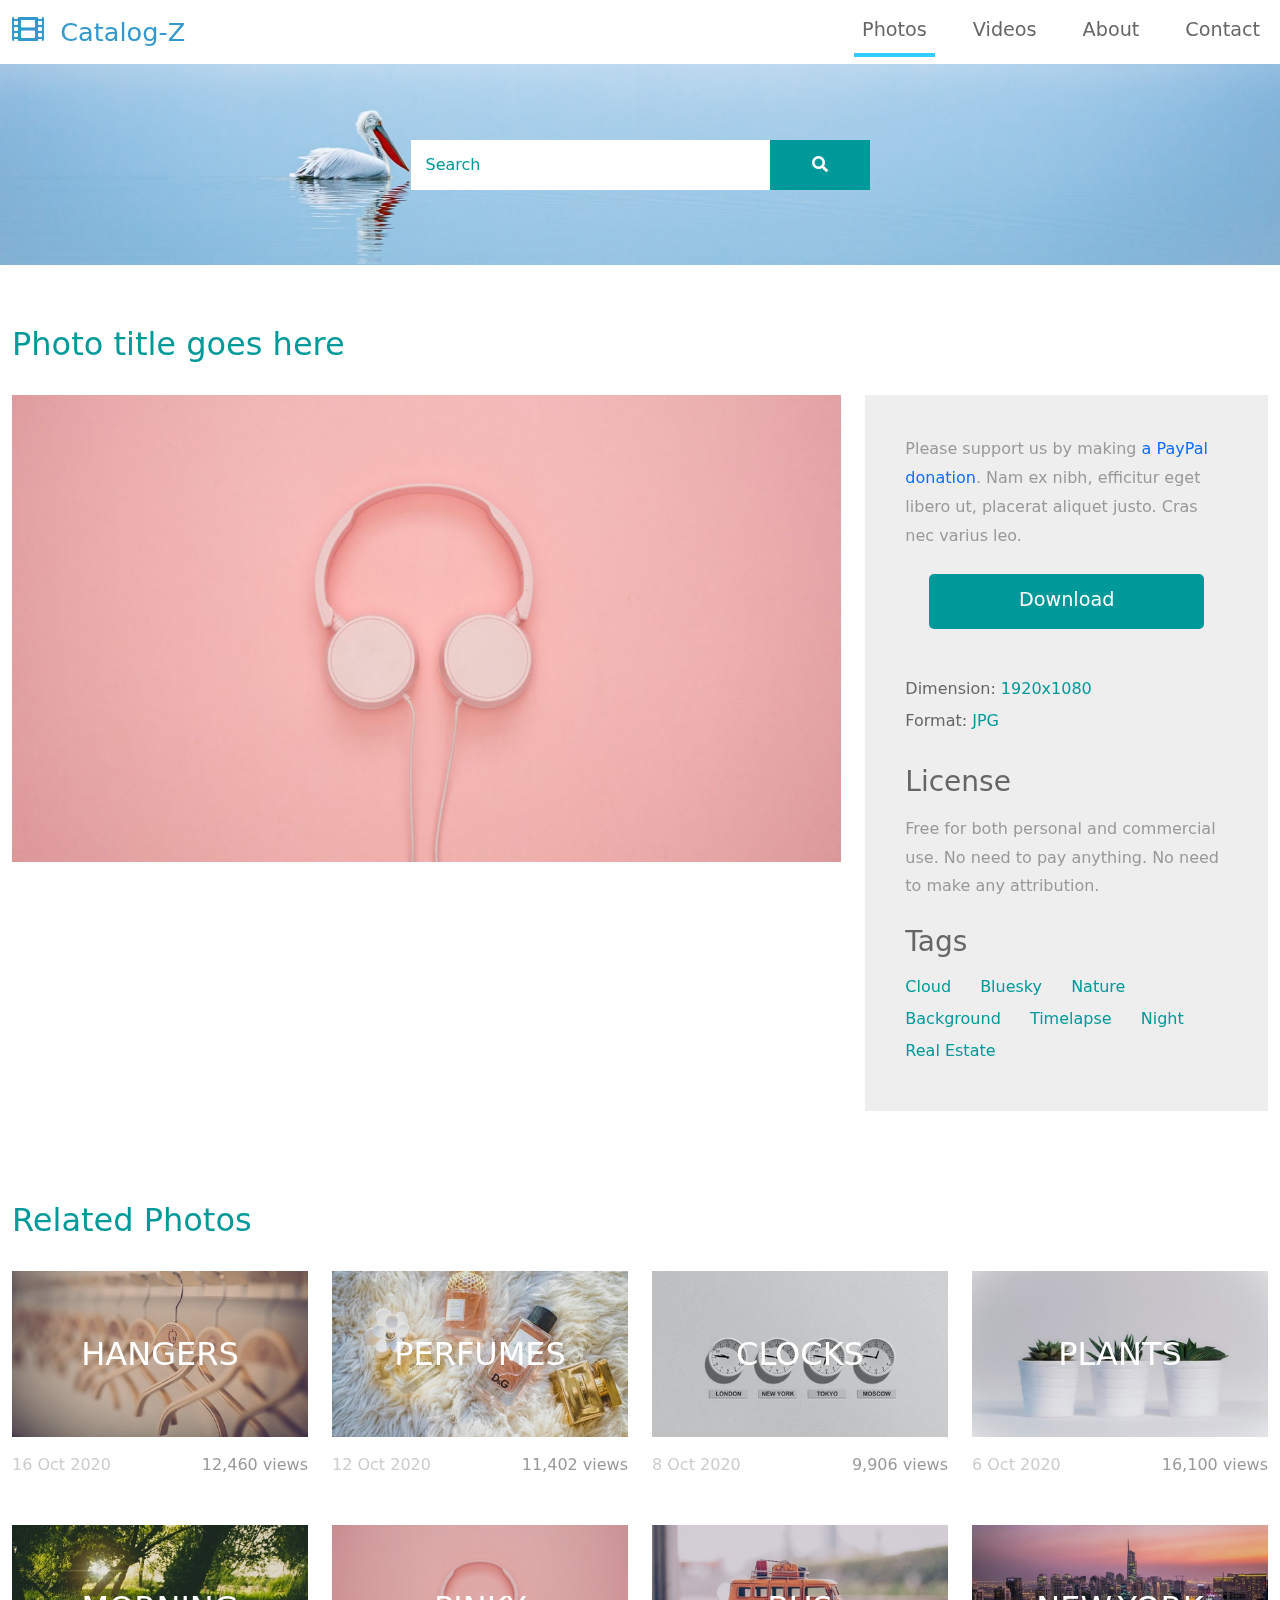
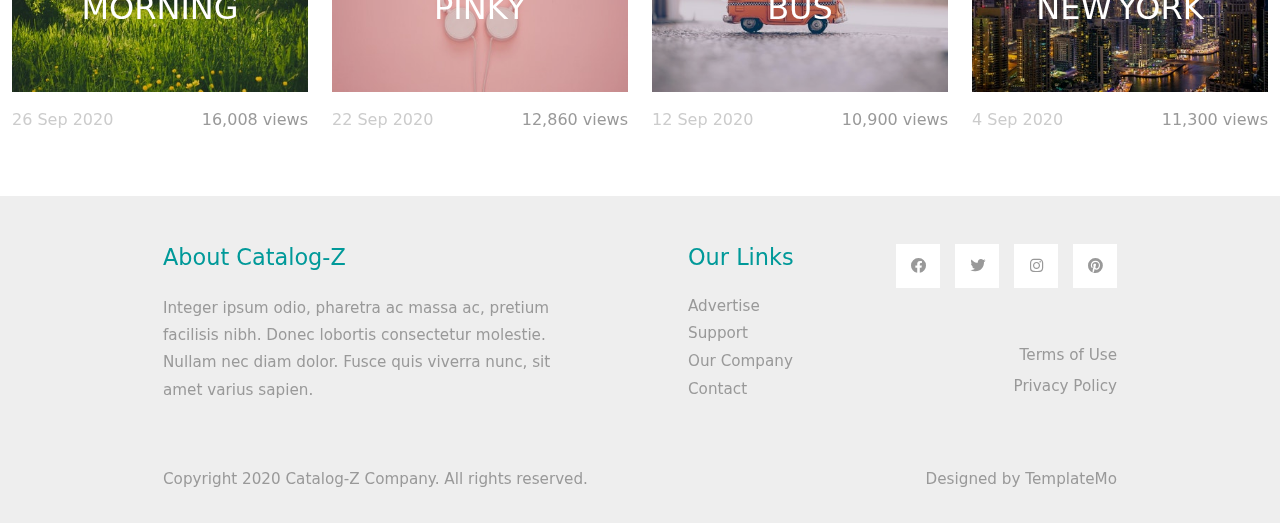
<file: photo-detail.html>
<!DOCTYPE html>
<html lang="en">
<head>
    <meta charset="UTF-8">
    <meta name="viewport" content="width=device-width, initial-scale=1.0">
    <title>Catalog-Z Photo Detail Page</title>
    <link rel="stylesheet" href="css/bootstrap.min.css">
    <link rel="stylesheet" href="fontawesome/css/all.min.css">
    <link rel="stylesheet" href="css/templatemo-style.css">
<!--
    
TemplateMo 556 Catalog-Z

https://templatemo.com/tm-556-catalog-z

-->
</head>
<body>
    <!-- Page Loader -->
    <div id="loader-wrapper">
        <div id="loader"></div>

        <div class="loader-section section-left"></div>
        <div class="loader-section section-right"></div>

    </div>
    <nav class="navbar navbar-expand-lg">
        <div class="container-fluid">
            <a class="navbar-brand" href="index.html">
                <i class="fas fa-film mr-2"></i>
                Catalog-Z
            </a>
            <button class="navbar-toggler" type="button" data-toggle="collapse" data-target="#navbarSupportedContent" aria-controls="navbarSupportedContent" aria-expanded="false" aria-label="Toggle navigation">
                <i class="fas fa-bars"></i>
            </button>
            <div class="collapse navbar-collapse" id="navbarSupportedContent">
            <ul class="navbar-nav ml-auto mb-2 mb-lg-0">
                <li class="nav-item">
                    <a class="nav-link nav-link-1 active" aria-current="page" href="index.html">Photos</a>
                </li>
                <li class="nav-item">
                    <a class="nav-link nav-link-2" href="videos.html">Videos</a>
                </li>
                <li class="nav-item">
                    <a class="nav-link nav-link-3" href="about.html">About</a>
                </li>
                <li class="nav-item">
                    <a class="nav-link nav-link-4" href="contact.html">Contact</a>
                </li>
            </ul>
            </div>
        </div>
    </nav>

    <div class="tm-hero d-flex justify-content-center align-items-center" data-parallax="scroll" data-image-src="img/hero.jpg">
        <form class="d-flex tm-search-form">
            <input class="form-control tm-search-input" type="search" placeholder="Search" aria-label="Search">
            <button class="btn btn-outline-success tm-search-btn" type="submit">
                <i class="fas fa-search"></i>
            </button>
        </form>
    </div>

    <div class="container-fluid tm-container-content tm-mt-60">
        <div class="row mb-4">
            <h2 class="col-12 tm-text-primary">Photo title goes here</h2>
        </div>
        <div class="row tm-mb-90">            
            <div class="col-xl-8 col-lg-7 col-md-6 col-sm-12">
                <img src="img/img-01-big.jpg" alt="Image" class="img-fluid">
            </div>
            <div class="col-xl-4 col-lg-5 col-md-6 col-sm-12">
                <div class="tm-bg-gray tm-video-details">
                    <p class="mb-4">
                        Please support us by making <a href="https://paypal.me/templatemo" target="_parent" rel="sponsored">a PayPal donation</a>. Nam ex nibh, efficitur eget libero ut, placerat aliquet justo. Cras nec varius leo.
                    </p>
                    <div class="text-center mb-5">
                        <a href="#" class="btn btn-primary tm-btn-big">Download</a>
                    </div>                    
                    <div class="mb-4 d-flex flex-wrap">
                        <div class="mr-4 mb-2">
                            <span class="tm-text-gray-dark">Dimension: </span><span class="tm-text-primary">1920x1080</span>
                        </div>
                        <div class="mr-4 mb-2">
                            <span class="tm-text-gray-dark">Format: </span><span class="tm-text-primary">JPG</span>
                        </div>
                    </div>
                    <div class="mb-4">
                        <h3 class="tm-text-gray-dark mb-3">License</h3>
                        <p>Free for both personal and commercial use. No need to pay anything. No need to make any attribution.</p>
                    </div>
                    <div>
                        <h3 class="tm-text-gray-dark mb-3">Tags</h3>
                        <a href="#" class="tm-text-primary mr-4 mb-2 d-inline-block">Cloud</a>
                        <a href="#" class="tm-text-primary mr-4 mb-2 d-inline-block">Bluesky</a>
                        <a href="#" class="tm-text-primary mr-4 mb-2 d-inline-block">Nature</a>
                        <a href="#" class="tm-text-primary mr-4 mb-2 d-inline-block">Background</a>
                        <a href="#" class="tm-text-primary mr-4 mb-2 d-inline-block">Timelapse</a>
                        <a href="#" class="tm-text-primary mr-4 mb-2 d-inline-block">Night</a>
                        <a href="#" class="tm-text-primary mr-4 mb-2 d-inline-block">Real Estate</a>
                    </div>
                </div>
            </div>
        </div>
        
        <div class="row mb-4">
            <h2 class="col-12 tm-text-primary">
                Related Photos
            </h2>
        </div>
        <div class="row mb-3 tm-gallery">
            <div class="col-xl-3 col-lg-4 col-md-6 col-sm-6 col-12 mb-5">
                <figure class="effect-ming tm-video-item">
                    <img src="img/img-01.jpg" alt="Image" class="img-fluid">
                    <figcaption class="d-flex align-items-center justify-content-center">
                        <h2>Hangers</h2>
                        <a href="#">View more</a>
                    </figcaption>                    
                </figure>
                <div class="d-flex justify-content-between tm-text-gray">
                    <span class="tm-text-gray-light">16 Oct 2020</span>
                    <span>12,460 views</span>
                </div>
            </div>
            <div class="col-xl-3 col-lg-4 col-md-6 col-sm-6 col-12 mb-5">
                <figure class="effect-ming tm-video-item">
                    <img src="img/img-02.jpg" alt="Image" class="img-fluid">
                    <figcaption class="d-flex align-items-center justify-content-center">
                        <h2>Perfumes</h2>
                        <a href="#">View more</a>
                    </figcaption>                    
                </figure>
                <div class="d-flex justify-content-between tm-text-gray">
                    <span class="tm-text-gray-light">12 Oct 2020</span>
                    <span>11,402 views</span>
                </div>
            </div>
            <div class="col-xl-3 col-lg-4 col-md-6 col-sm-6 col-12 mb-5">
                <figure class="effect-ming tm-video-item">
                    <img src="img/img-03.jpg" alt="Image" class="img-fluid">
                    <figcaption class="d-flex align-items-center justify-content-center">
                        <h2>Clocks</h2>
                        <a href="#">View more</a>
                    </figcaption>                    
                </figure>
                <div class="d-flex justify-content-between tm-text-gray">
                    <span class="tm-text-gray-light">8 Oct 2020</span>
                    <span>9,906 views</span>
                </div>
            </div>
            <div class="col-xl-3 col-lg-4 col-md-6 col-sm-6 col-12 mb-5">
                <figure class="effect-ming tm-video-item">
                    <img src="img/img-04.jpg" alt="Image" class="img-fluid">
                    <figcaption class="d-flex align-items-center justify-content-center">
                        <h2>Plants</h2>
                        <a href="#">View more</a>
                    </figcaption>                    
                </figure>
                <div class="d-flex justify-content-between tm-text-gray">
                    <span class="tm-text-gray-light">6 Oct 2020</span>
                    <span>16,100 views</span>
                </div>
            </div>
            <div class="col-xl-3 col-lg-4 col-md-6 col-sm-6 col-12 mb-5">
                <figure class="effect-ming tm-video-item">
                    <img src="img/img-05.jpg" alt="Image" class="img-fluid">
                    <figcaption class="d-flex align-items-center justify-content-center">
                        <h2>Morning</h2>
                        <a href="#">View more</a>
                    </figcaption>                    
                </figure>
                <div class="d-flex justify-content-between tm-text-gray">
                    <span class="tm-text-gray-light">26 Sep 2020</span>
                    <span>16,008 views</span>
                </div>
            </div>
            <div class="col-xl-3 col-lg-4 col-md-6 col-sm-6 col-12 mb-5">
                <figure class="effect-ming tm-video-item">
                    <img src="img/img-06.jpg" alt="Image" class="img-fluid">
                    <figcaption class="d-flex align-items-center justify-content-center">
                        <h2>Pinky</h2>
                        <a href="#">View more</a>
                    </figcaption>                    
                </figure>
                <div class="d-flex justify-content-between tm-text-gray">
                    <span class="tm-text-gray-light">22 Sep 2020</span>
                    <span>12,860 views</span>
                </div>
            </div>
            <div class="col-xl-3 col-lg-4 col-md-6 col-sm-6 col-12 mb-5">
                <figure class="effect-ming tm-video-item">
                    <img src="img/img-07.jpg" alt="Image" class="img-fluid">
                    <figcaption class="d-flex align-items-center justify-content-center">
                        <h2>Bus</h2>
                        <a href="#">View more</a>
                    </figcaption>                    
                </figure>
                <div class="d-flex justify-content-between tm-text-gray">
                    <span class="tm-text-gray-light">12 Sep 2020</span>
                    <span>10,900 views</span>
                </div>
            </div>
            <div class="col-xl-3 col-lg-4 col-md-6 col-sm-6 col-12 mb-5">
                <figure class="effect-ming tm-video-item">
                    <img src="img/img-08.jpg" alt="Image" class="img-fluid">
                    <figcaption class="d-flex align-items-center justify-content-center">
                        <h2>New York</h2>
                        <a href="#">View more</a>
                    </figcaption>                    
                </figure>
                <div class="d-flex justify-content-between tm-text-gray">
                    <span class="tm-text-gray-light">4 Sep 2020</span>
                    <span>11,300 views</span>
                </div>
            </div>        
        </div> <!-- row -->
    </div> <!-- container-fluid, tm-container-content -->

    <footer class="tm-bg-gray pt-5 pb-3 tm-text-gray tm-footer">
        <div class="container-fluid tm-container-small">
            <div class="row">
                <div class="col-lg-6 col-md-12 col-12 px-5 mb-5">
                    <h3 class="tm-text-primary mb-4 tm-footer-title">About Catalog-Z</h3>
                    <p>Integer ipsum odio, pharetra ac massa ac, pretium facilisis nibh. Donec lobortis consectetur molestie. Nullam nec diam dolor. Fusce quis viverra nunc, sit amet varius sapien.</p>
                </div>
                <div class="col-lg-3 col-md-6 col-sm-6 col-12 px-5 mb-5">
                    <h3 class="tm-text-primary mb-4 tm-footer-title">Our Links</h3>
                    <ul class="tm-footer-links pl-0">
                        <li><a href="#">Advertise</a></li>
                        <li><a href="#">Support</a></li>
                        <li><a href="#">Our Company</a></li>
                        <li><a href="#">Contact</a></li>
                    </ul>
                </div>
                <div class="col-lg-3 col-md-6 col-sm-6 col-12 px-5 mb-5">
                    <ul class="tm-social-links d-flex justify-content-end pl-0 mb-5">
                        <li class="mb-2"><a href="https://facebook.com"><i class="fab fa-facebook"></i></a></li>
                        <li class="mb-2"><a href="https://twitter.com"><i class="fab fa-twitter"></i></a></li>
                        <li class="mb-2"><a href="https://instagram.com"><i class="fab fa-instagram"></i></a></li>
                        <li class="mb-2"><a href="https://pinterest.com"><i class="fab fa-pinterest"></i></a></li>
                    </ul>
                    <a href="#" class="tm-text-gray text-right d-block mb-2">Terms of Use</a>
                    <a href="#" class="tm-text-gray text-right d-block">Privacy Policy</a>
                </div>
            </div>
            <div class="row">
                <div class="col-lg-8 col-md-7 col-12 px-5 mb-3">
                    Copyright 2020 Catalog-Z Company. All rights reserved.
                </div>
                <div class="col-lg-4 col-md-5 col-12 px-5 text-right">
                    Designed by <a href="https://templatemo.com" class="tm-text-gray" rel="sponsored" target="_parent">TemplateMo</a>
                </div>
            </div>
        </div>
    </footer>
    
    <script src="js/plugins.js"></script>
    <script>
        $(window).on("load", function() {
            $('body').addClass('loaded');
        });
    </script>
</body>
</html>
</file>
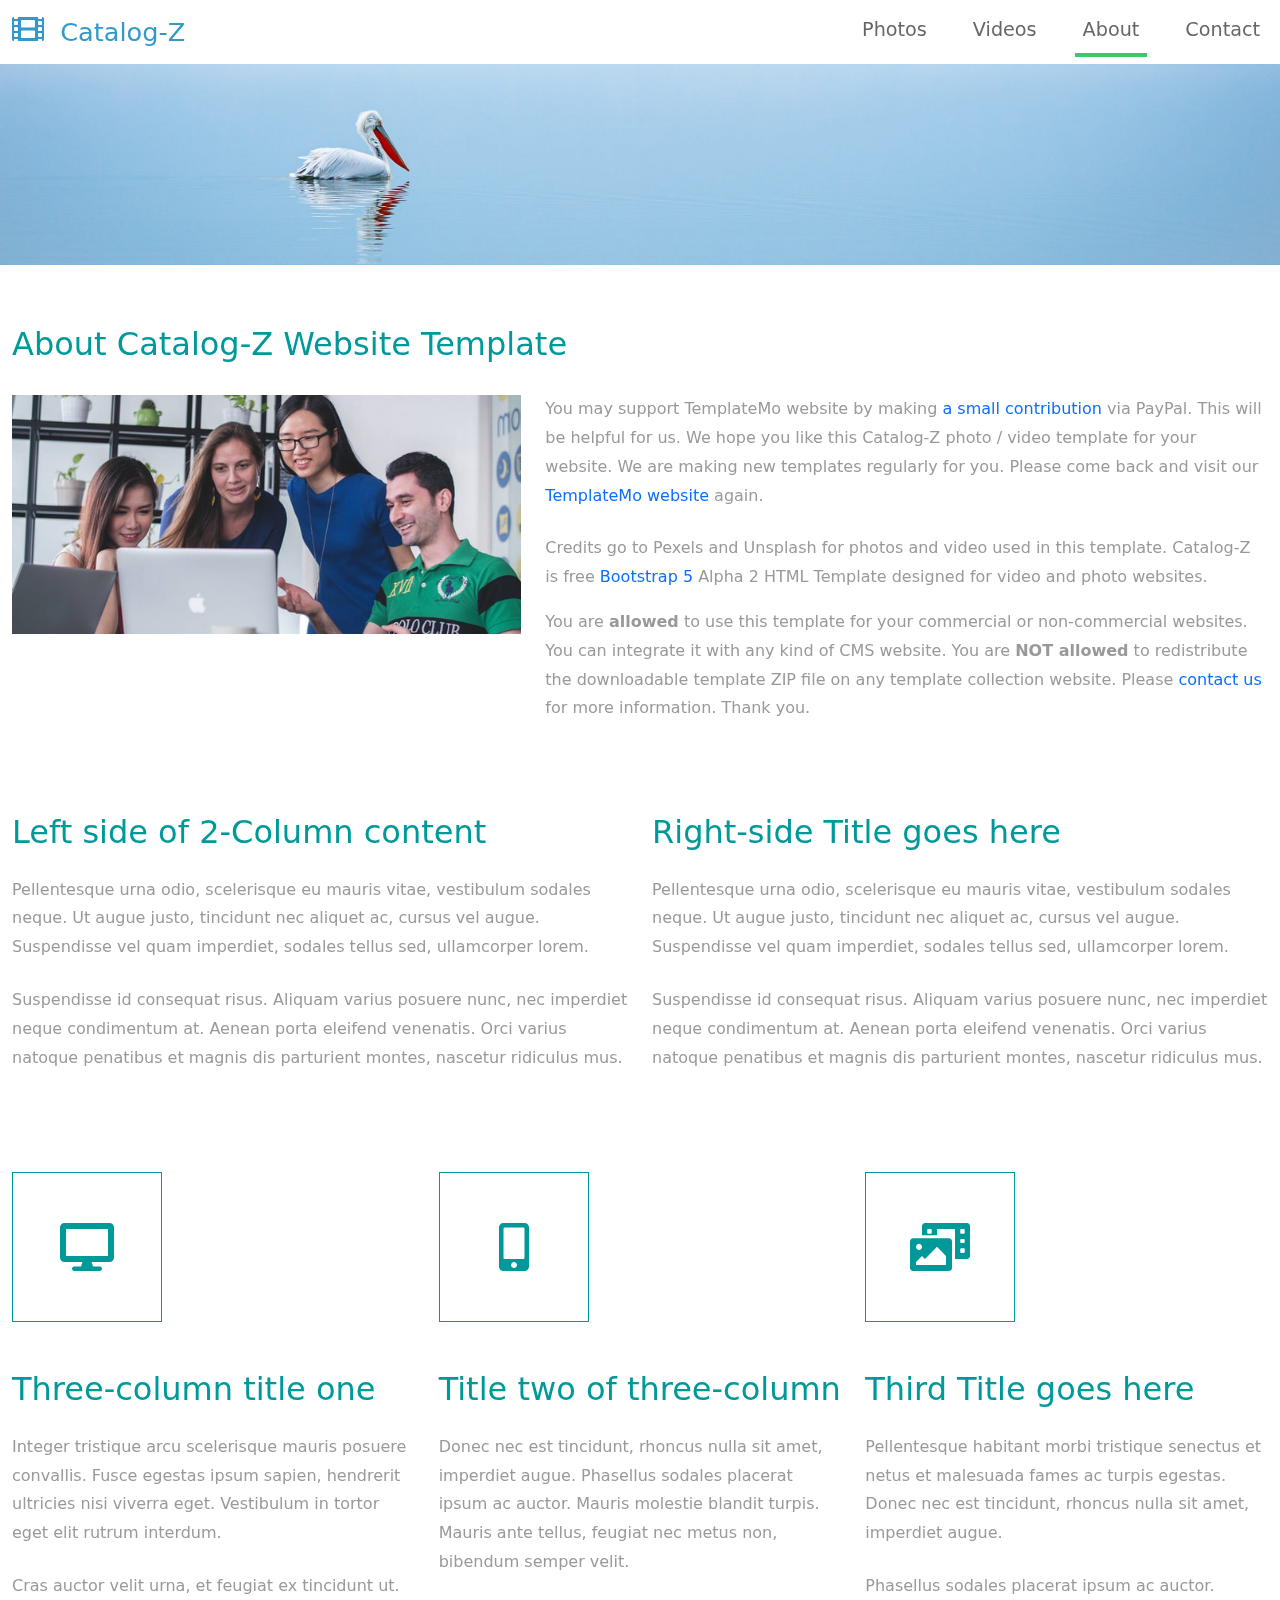
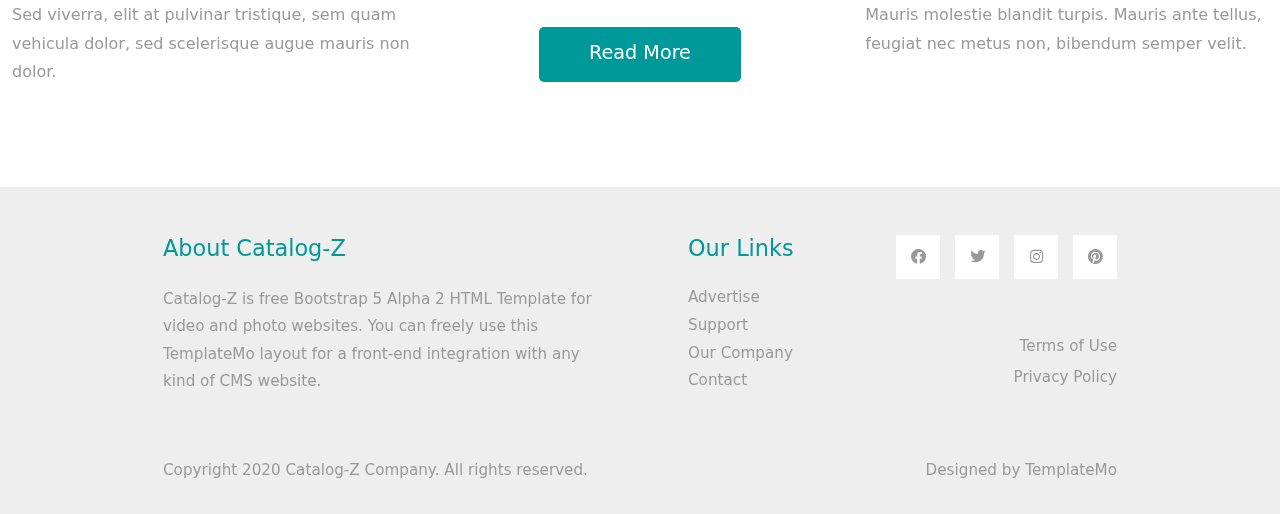
<file: Gallerywebsite/about.html>
<!DOCTYPE html>
<html lang="en">
<head>
    <meta charset="UTF-8">
    <meta name="viewport" content="width=device-width, initial-scale=1.0">
    <title>Catalog-Z About page</title>
    <link rel="stylesheet" href="css/bootstrap.min.css">
    <link rel="stylesheet" href="fontawesome/css/all.min.css">
    <link rel="stylesheet" href="css/templatemo-style.css">
<!--
    
TemplateMo 556 Catalog-Z

https://templatemo.com/tm-556-catalog-z

-->
</head>
<body>
    <!-- Page Loader -->
    <div id="loader-wrapper">
        <div id="loader"></div>

        <div class="loader-section section-left"></div>
        <div class="loader-section section-right"></div>

    </div>
    <nav class="navbar navbar-expand-lg">
        <div class="container-fluid">
            <a class="navbar-brand" href="index.html">
                <i class="fas fa-film mr-2"></i>
                Catalog-Z
            </a>
            <button class="navbar-toggler" type="button" data-toggle="collapse" data-target="#navbarSupportedContent" aria-controls="navbarSupportedContent" aria-expanded="false" aria-label="Toggle navigation">
                <i class="fas fa-bars"></i>
            </button>
            <div class="collapse navbar-collapse" id="navbarSupportedContent">
            <ul class="navbar-nav ml-auto mb-2 mb-lg-0">
                <li class="nav-item">
                    <a class="nav-link nav-link-1" href="index.html">Photos</a>
                </li>
                <li class="nav-item">
                    <a class="nav-link nav-link-2" href="videos.html">Videos</a>
                </li>
                <li class="nav-item">
                    <a class="nav-link nav-link-3 active" aria-current="page" href="about.html">About</a>
                </li>
                <li class="nav-item">
                    <a class="nav-link nav-link-4" href="contact.html">Contact</a>
                </li>
            </ul>
            </div>
        </div>
    </nav>

    <div class="tm-hero d-flex justify-content-center align-items-center" data-parallax="scroll" data-image-src="img/hero.jpg"></div>

    <div class="container-fluid tm-mt-60">
        <div class="row mb-4">
            <h2 class="col-12 tm-text-primary">
                About Catalog-Z Website Template
            </h2>
        </div>
        <div class="row tm-mb-74 tm-row-1640">            
            <div class="col-lg-5 col-md-6 col-12 mb-3">
                <img src="img/about.jpg" alt="Image" class="img-fluid">
            </div>
            <div class="col-lg-7 col-md-6 col-12">
                <div class="tm-about-img-text">
                    <p class="mb-4">
                  You may support TemplateMo website by making <a href="https://paypal.me/templatemo" target="_parent" rel="sponsored">a small contribution</a> via PayPal. This will be helpful for us. We hope you like this Catalog-Z photo / video template for your website. We are making new templates regularly for you. Please come back and visit our <a rel="sponsored" href="https://templatemo.com" target="_parent">TemplateMo website</a> again. </p>
                    <p>
                        Credits go to Pexels and Unsplash for photos and video used in this template. Catalog-Z is free <a rel="sponsored" href="https://v5.getbootstrap.com/">Bootstrap 5</a> Alpha 2 HTML Template designed for video and photo websites.</p> 
                    <p>You are <b>allowed</b> to use this template for your commercial or non-commercial websites. You can integrate it with any kind of CMS website. You are <b>NOT allowed</b> to redistribute the downloadable template ZIP file on any template collection website. Please <a rel="nofollow" href="https://templatemo.com/contact" target="_parent">contact us</a> for more information. Thank you.</p>
                </div>                
            </div>
        </div>
        <div class="row tm-mb-50">
            <div class="col-md-6 col-12">
                <div class="tm-about-2-col">
                    <h2 class="tm-text-primary mb-4">
                        Left side of 2-Column content
                    </h2>
                    <p class="mb-4">
                        Pellentesque urna odio, scelerisque eu mauris vitae, vestibulum sodales neque. Ut augue justo, tincidunt nec aliquet ac, cursus vel augue. Suspendisse vel quam imperdiet, sodales tellus sed, ullamcorper lorem.
                    </p>
                    <p>
                        Suspendisse id consequat risus. Aliquam varius posuere nunc, nec imperdiet neque condimentum at. Aenean porta eleifend venenatis. Orci varius natoque penatibus et magnis dis parturient montes, nascetur ridiculus mus.
                    </p>
                </div>                
            </div> 
            <div class="col-md-6 col-12">
                <div class="tm-about-2-col">
                    <h2 class="tm-text-primary mb-4">
                        Right-side Title goes here
                    </h2>
                    <p class="mb-4">
                        Pellentesque urna odio, scelerisque eu mauris vitae, vestibulum sodales neque. Ut augue justo, tincidunt nec aliquet ac, cursus vel augue. Suspendisse vel quam imperdiet, sodales tellus sed, ullamcorper lorem.
                    </p>
                    <p>
                        Suspendisse id consequat risus. Aliquam varius posuere nunc, nec imperdiet neque condimentum at. Aenean porta eleifend venenatis. Orci varius natoque penatibus et magnis dis parturient montes, nascetur ridiculus mus.
                    </p>
                </div>                
            </div>     
        </div> <!-- row -->
        <div class="row tm-mb-50">
            <div class="col-md-4 col-12">
                <div class="tm-about-3-col">
                    <div class="tm-about-icon-container mb-5">
                        <i class="fas fa-desktop fa-3x tm-text-primary"></i>
                    </div>                
                    <h2 class="tm-text-primary mb-4">Three-column title one</h2>
                    <p class="mb-4">Integer tristique arcu scelerisque mauris posuere convallis. Fusce egestas ipsum sapien, hendrerit ultricies nisi viverra eget. Vestibulum in tortor eget elit rutrum interdum. </p>
                    <p>Cras auctor velit urna, et feugiat ex tincidunt ut. Sed viverra, elit at pulvinar tristique, sem quam vehicula dolor, sed scelerisque augue mauris non dolor.</p>
                </div>                
            </div>
            <div class="col-md-4 col-12">
                <div class="tm-about-3-col">
                    <div class="tm-about-icon-container mb-5">
                        <i class="fas fa-mobile-alt fa-3x tm-text-primary"></i>
                    </div>                
                    <h2 class="tm-text-primary mb-4">Title two of three-column</h2>
                    <p class="tm-mb-50">Donec nec est tincidunt, rhoncus nulla sit amet, imperdiet augue. Phasellus sodales placerat ipsum ac auctor. Mauris molestie blandit turpis. Mauris ante tellus, feugiat nec metus non, bibendum semper velit.</p>                
                    <div class="text-center">
                        <a href="#" class="btn btn-primary">Read More</a>
                    </div>
                </div>                
            </div>
            <div class="col-md-4 col-12">
                <div class="tm-about-3-col">
                    <div class="tm-about-icon-container mb-5">
                        <i class="fas fa-photo-video fa-3x tm-text-primary"></i>
                    </div>                
                    <h2 class="tm-text-primary mb-4">Third Title goes here</h2>
                    <p class="mb-4">Pellentesque habitant morbi tristique senectus et netus et malesuada fames ac turpis egestas. Donec nec est tincidunt, rhoncus nulla sit amet, imperdiet augue. </p>
                    <p>Phasellus sodales placerat ipsum ac auctor. Mauris molestie blandit turpis. Mauris ante tellus, feugiat nec metus non, bibendum semper velit.</p>
                </div>                
            </div>
        </div>
    </div> <!-- container-fluid, tm-container-content -->

    <footer class="tm-bg-gray pt-5 pb-3 tm-text-gray tm-footer">
        <div class="container-fluid tm-container-small">
            <div class="row">
                <div class="col-lg-6 col-md-12 col-12 px-5 mb-5">
                    <h3 class="tm-text-primary mb-4 tm-footer-title">About Catalog-Z</h3>
                    <p>Catalog-Z is free Bootstrap 5 Alpha 2 HTML Template for video and photo websites. You can freely use this TemplateMo layout for a front-end integration with any kind of CMS website.</p>
                </div>
                <div class="col-lg-3 col-md-6 col-sm-6 col-12 px-5 mb-5">
                    <h3 class="tm-text-primary mb-4 tm-footer-title">Our Links</h3>
                    <ul class="tm-footer-links pl-0">
                        <li><a href="#">Advertise</a></li>
                        <li><a href="#">Support</a></li>
                        <li><a href="#">Our Company</a></li>
                        <li><a href="#">Contact</a></li>
                    </ul>
                </div>
                <div class="col-lg-3 col-md-6 col-sm-6 col-12 px-5 mb-5">
                    <ul class="tm-social-links d-flex justify-content-end pl-0 mb-5">
                        <li class="mb-2"><a href="https://facebook.com"><i class="fab fa-facebook"></i></a></li>
                        <li class="mb-2"><a href="https://twitter.com"><i class="fab fa-twitter"></i></a></li>
                        <li class="mb-2"><a href="https://instagram.com"><i class="fab fa-instagram"></i></a></li>
                        <li class="mb-2"><a href="https://pinterest.com"><i class="fab fa-pinterest"></i></a></li>
                    </ul>
                    <a href="#" class="tm-text-gray text-right d-block mb-2">Terms of Use</a>
                    <a href="#" class="tm-text-gray text-right d-block">Privacy Policy</a>
                </div>
            </div>
            <div class="row">
                <div class="col-lg-8 col-md-7 col-12 px-5 mb-3">
                    Copyright 2020 Catalog-Z Company. All rights reserved.
                </div>
                <div class="col-lg-4 col-md-5 col-12 px-5 text-right">
                    Designed by <a href="https://templatemo.com" class="tm-text-gray" rel="sponsored" target="_parent">TemplateMo</a>
                </div>
            </div>
        </div>
    </footer>
    
    <script src="js/plugins.js"></script>
    <script>
        $(window).on("load", function() {
            $('body').addClass('loaded');
        });
    </script>
</body>
</html>
</file>
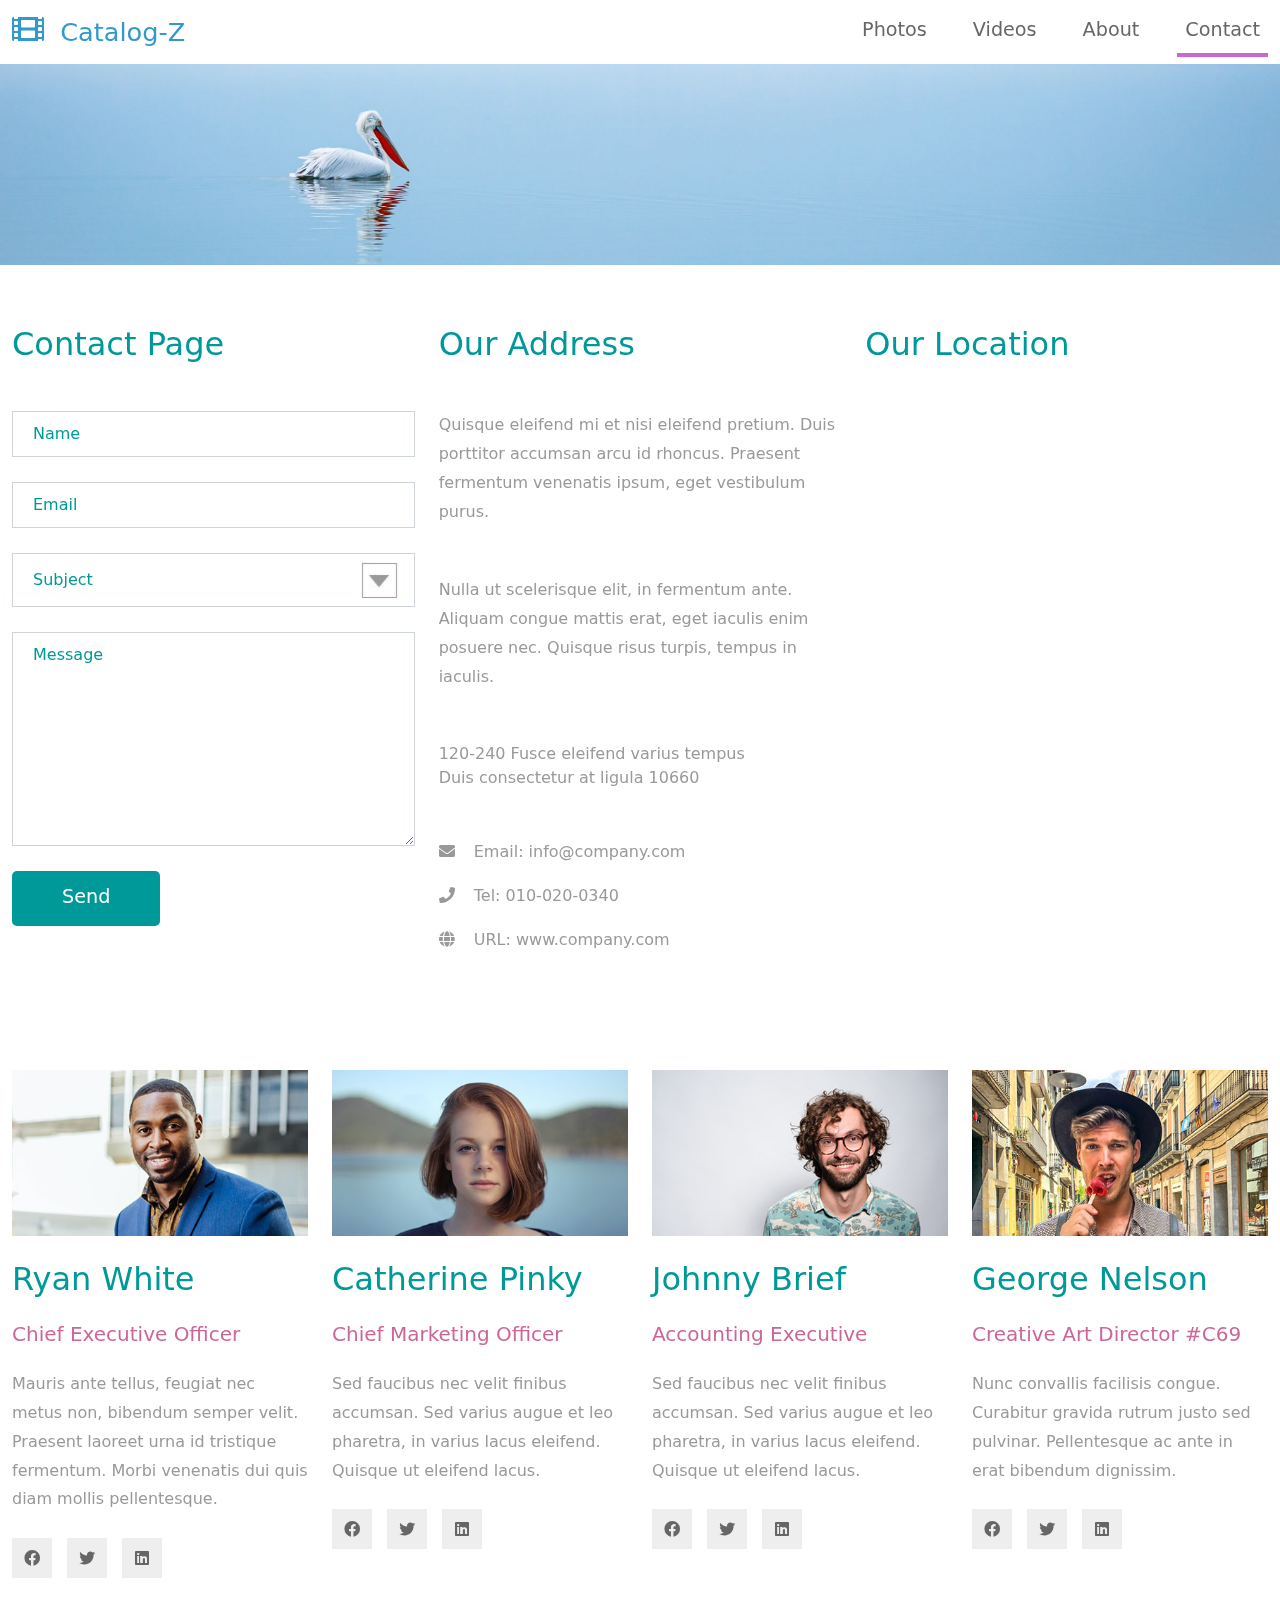
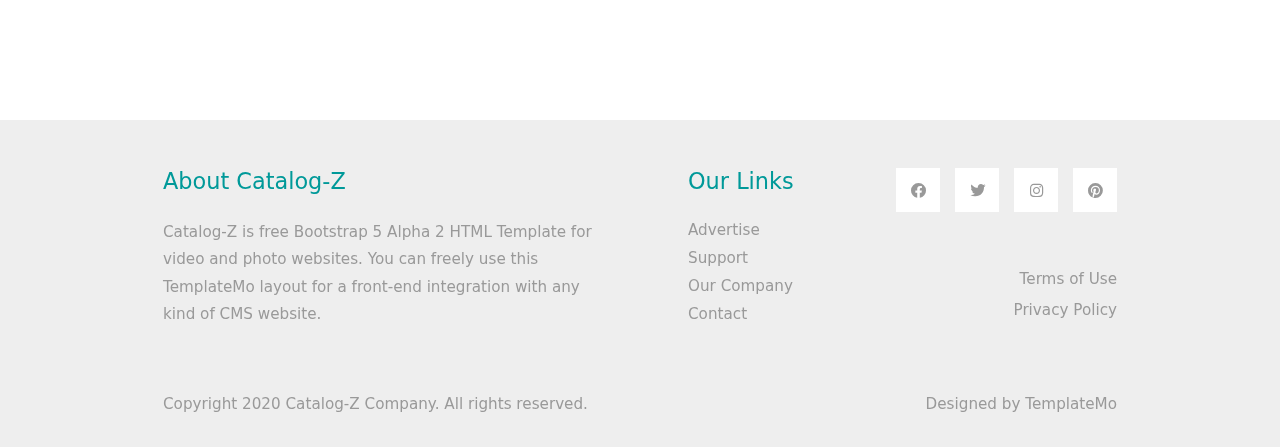
<file: Gallerywebsite/contact.html>
<!DOCTYPE html>
<html lang="en">
<head>
    <meta charset="UTF-8">
    <meta name="viewport" content="width=device-width, initial-scale=1.0">
    <title>Catalog-Z Contact page</title>
    <link rel="stylesheet" href="css/bootstrap.min.css">
    <link rel="stylesheet" href="fontawesome/css/all.min.css">
    <link rel="stylesheet" href="css/templatemo-style.css">
<!--
    
TemplateMo 556 Catalog-Z

https://templatemo.com/tm-556-catalog-z

-->
</head>
<body>
    <!-- Page Loader -->
    <div id="loader-wrapper">
        <div id="loader"></div>

        <div class="loader-section section-left"></div>
        <div class="loader-section section-right"></div>

    </div>
    <nav class="navbar navbar-expand-lg">
        <div class="container-fluid">
            <a class="navbar-brand" href="index.html">
                <i class="fas fa-film mr-2"></i>
                Catalog-Z
            </a>
            <button class="navbar-toggler" type="button" data-toggle="collapse" data-target="#navbarSupportedContent" aria-controls="navbarSupportedContent" aria-expanded="false" aria-label="Toggle navigation">
                <i class="fas fa-bars"></i>
            </button>
            <div class="collapse navbar-collapse" id="navbarSupportedContent">
            <ul class="navbar-nav ml-auto mb-2 mb-lg-0">
                <li class="nav-item">
                    <a class="nav-link nav-link-1" href="index.html">Photos</a>
                </li>
                <li class="nav-item">
                    <a class="nav-link nav-link-2" href="videos.html">Videos</a>
                </li>
                <li class="nav-item">
                    <a class="nav-link nav-link-3" href="about.html">About</a>
                </li>
                <li class="nav-item">
                    <a class="nav-link nav-link-4 active" aria-current="page" href="contact.html">Contact</a>
                </li>
            </ul>
            </div>
        </div>
    </nav>

    <div class="tm-hero d-flex justify-content-center align-items-center" data-parallax="scroll" data-image-src="img/hero.jpg"></div>

    <div class="container-fluid tm-mt-60">
        <div class="row tm-mb-50">
            <div class="col-lg-4 col-12 mb-5">
                <h2 class="tm-text-primary mb-5">Contact Page</h2>
                <form id="contact-form" action="" method="POST" class="tm-contact-form mx-auto">
                    <div class="form-group">
                        <input type="text" name="name" class="form-control rounded-0" placeholder="Name" required />
                    </div>
                    <div class="form-group">
                        <input type="email" name="email" class="form-control rounded-0" placeholder="Email" required />
                    </div>
                    <div class="form-group">
                        <select class="form-control" id="contact-select" name="inquiry">
                            <option value="-">Subject</option>
                            <option value="sales">Sales &amp; Marketing</option>
                            <option value="creative">Creative Design</option>
                            <option value="uiux">UI / UX</option>
                        </select>
                    </div>
                    <div class="form-group">
                        <textarea rows="8" name="message" class="form-control rounded-0" placeholder="Message" required=></textarea>
                    </div>

                    <div class="form-group tm-text-right">
                        <button type="submit" class="btn btn-primary">Send</button>
                    </div>
                </form>                
            </div>
            <div class="col-lg-4 col-12 mb-5">
                <div class="tm-address-col">
                    <h2 class="tm-text-primary mb-5">Our Address</h2>
                    <p class="tm-mb-50">Quisque eleifend mi et nisi eleifend pretium. Duis porttitor accumsan arcu id rhoncus. Praesent fermentum venenatis ipsum, eget vestibulum purus. </p>
                    <p class="tm-mb-50">Nulla ut scelerisque elit, in fermentum ante. Aliquam congue mattis erat, eget iaculis enim posuere nec. Quisque risus turpis, tempus in iaculis.</p>
                    <address class="tm-text-gray tm-mb-50">
                        120-240 Fusce eleifend varius tempus<br>
                        Duis consectetur at ligula 10660
                    </address>
                    <ul class="tm-contacts">
                        <li>
                            <a href="#" class="tm-text-gray">
                                <i class="fas fa-envelope"></i>
                                Email: info@company.com
                            </a>
                        </li>
                        <li>
                            <a href="#" class="tm-text-gray">
                                <i class="fas fa-phone"></i>
                                Tel: 010-020-0340
                            </a>
                        </li>
                        <li>
                            <a href="#" class="tm-text-gray">
                                <i class="fas fa-globe"></i>
                                URL: www.company.com
                            </a>
                        </li>
                    </ul>
                </div>                
            </div>
            <div class="col-lg-4 col-12">
                <h2 class="tm-text-primary mb-5">Our Location</h2>
                <!-- Map -->
                <div class="mapouter mb-4">
                    <div class="gmap-canvas">
                        <iframe width="100%" height="520" id="gmap-canvas"
                            src="https://maps.google.com/maps?q=Av.+L%C3%BAcio+Costa,+Rio+de+Janeiro+-+RJ,+Brazil&t=&z=13&ie=UTF8&iwloc=&output=embed"
                            frameborder="0" scrolling="no" marginheight="0" marginwidth="0"></iframe>
                    </div>
                </div>               
            </div>
        </div>
        <div class="row tm-mb-74 tm-people-row">
            <div class="col-lg-3 col-md-6 col-sm-6 col-12 mb-5">
                <img src="img/people-1.jpg" alt="Image" class="mb-4 img-fluid">
                <h2 class="tm-text-primary mb-4">Ryan White</h2>
                <h3 class="tm-text-secondary h5 mb-4">Chief Executive Officer</h3>
                <p class="mb-4">
                    Mauris ante tellus, feugiat nec metus non, bibendum semper velit. Praesent laoreet urna id tristique fermentum. Morbi venenatis dui quis diam mollis pellentesque.
                </p>
                <ul class="tm-social pl-0 mb-0">
                    <li><a href="https://facebook.com"><i class="fab fa-facebook"></i></a></li>
                    <li><a href="https://twitter.com"><i class="fab fa-twitter"></i></a></li>
                    <li><a href="https://linkedin.com"><i class="fab fa-linkedin"></i></a></li>
                </ul>
            </div>
            <div class="col-lg-3 col-md-6 col-sm-6 col-12 mb-5">
                <img src="img/people-2.jpg" alt="Image" class="mb-4 img-fluid">
                <h2 class="tm-text-primary mb-4">Catherine Pinky</h2>
                <h3 class="tm-text-secondary h5 mb-4">Chief Marketing Officer</h3>
                <p class="mb-4">
                    Sed faucibus nec velit finibus accumsan. Sed varius augue et leo pharetra, in varius lacus eleifend. Quisque ut eleifend lacus.
                </p>
                <ul class="tm-social pl-0 mb-0">
                    <li><a href="https://facebook.com"><i class="fab fa-facebook"></i></a></li>
                    <li><a href="https://twitter.com"><i class="fab fa-twitter"></i></a></li>
                    <li><a href="https://linkedin.com"><i class="fab fa-linkedin"></i></a></li>
                </ul>
            </div>
            <div class="col-lg-3 col-md-6 col-sm-6 col-12 mb-5">
                <img src="img/people-3.jpg" alt="Image" class="mb-4 img-fluid">
                <h2 class="tm-text-primary mb-4">Johnny Brief</h2>
                <h3 class="tm-text-secondary h5 mb-4">Accounting Executive</h3>
                <p class="mb-4">
                    Sed faucibus nec velit finibus accumsan. Sed varius augue et leo pharetra, in varius lacus eleifend. Quisque ut eleifend lacus.
                </p>
                <ul class="tm-social pl-0 mb-0">
                    <li><a href="https://facebook.com"><i class="fab fa-facebook"></i></a></li>
                    <li><a href="https://twitter.com"><i class="fab fa-twitter"></i></a></li>
                    <li><a href="https://linkedin.com"><i class="fab fa-linkedin"></i></a></li>
                </ul>
            </div>
            <div class="col-lg-3 col-md-6 col-sm-6 col-12 mb-5">
                <img src="img/people-4.jpg" alt="Image" class="mb-4 img-fluid">
                <h2 class="tm-text-primary mb-4">George Nelson</h2>
                <h3 class="tm-text-secondary h5 mb-4">Creative Art Director #C69</h3>
                <p class="mb-4">
                    Nunc convallis facilisis congue. Curabitur gravida rutrum justo sed pulvinar. Pellentesque ac ante in erat bibendum dignissim.
                </p>
                <ul class="tm-social pl-0 mb-0">
                    <li><a href="https://facebook.com"><i class="fab fa-facebook"></i></a></li>
                    <li><a href="https://twitter.com"><i class="fab fa-twitter"></i></a></li>
                    <li><a href="https://linkedin.com"><i class="fab fa-linkedin"></i></a></li>
                </ul>
            </div>
        </div>
    </div> <!-- container-fluid, tm-container-content -->

    <footer class="tm-bg-gray pt-5 pb-3 tm-text-gray tm-footer">
        <div class="container-fluid tm-container-small">
            <div class="row">
                <div class="col-lg-6 col-md-12 col-12 px-5 mb-5">
                    <h3 class="tm-text-primary mb-4 tm-footer-title">About Catalog-Z</h3>
                    <p>Catalog-Z is free Bootstrap 5 Alpha 2 HTML Template for video and photo websites. You can freely use this TemplateMo layout for a front-end integration with any kind of CMS website.</p>
                </div>
                <div class="col-lg-3 col-md-6 col-sm-6 col-12 px-5 mb-5">
                    <h3 class="tm-text-primary mb-4 tm-footer-title">Our Links</h3>
                    <ul class="tm-footer-links pl-0">
                        <li><a href="#">Advertise</a></li>
                        <li><a href="#">Support</a></li>
                        <li><a href="#">Our Company</a></li>
                        <li><a href="#">Contact</a></li>
                    </ul>
                </div>
                <div class="col-lg-3 col-md-6 col-sm-6 col-12 px-5 mb-5">
                    <ul class="tm-social-links d-flex justify-content-end pl-0 mb-5">
                        <li class="mb-2"><a href="https://facebook.com"><i class="fab fa-facebook"></i></a></li>
                        <li class="mb-2"><a href="https://twitter.com"><i class="fab fa-twitter"></i></a></li>
                        <li class="mb-2"><a href="https://instagram.com"><i class="fab fa-instagram"></i></a></li>
                        <li class="mb-2"><a href="https://pinterest.com"><i class="fab fa-pinterest"></i></a></li>
                    </ul>
                    <a href="#" class="tm-text-gray text-right d-block mb-2">Terms of Use</a>
                    <a href="#" class="tm-text-gray text-right d-block">Privacy Policy</a>
                </div>
            </div>
            <div class="row">
                <div class="col-lg-8 col-md-7 col-12 px-5 mb-3">
                    Copyright 2020 Catalog-Z Company. All rights reserved.
                </div>
                <div class="col-lg-4 col-md-5 col-12 px-5 text-right">
                    Designed by <a href="https://templatemo.com" class="tm-text-gray" rel="sponsored" target="_parent">TemplateMo</a>
                </div>
            </div>
        </div>
    </footer>
    
    <script src="js/plugins.js"></script>
    <script>
        $(window).on("load", function() {
            $('body').addClass('loaded');
        });
    </script>
</body>
</html>
</file>
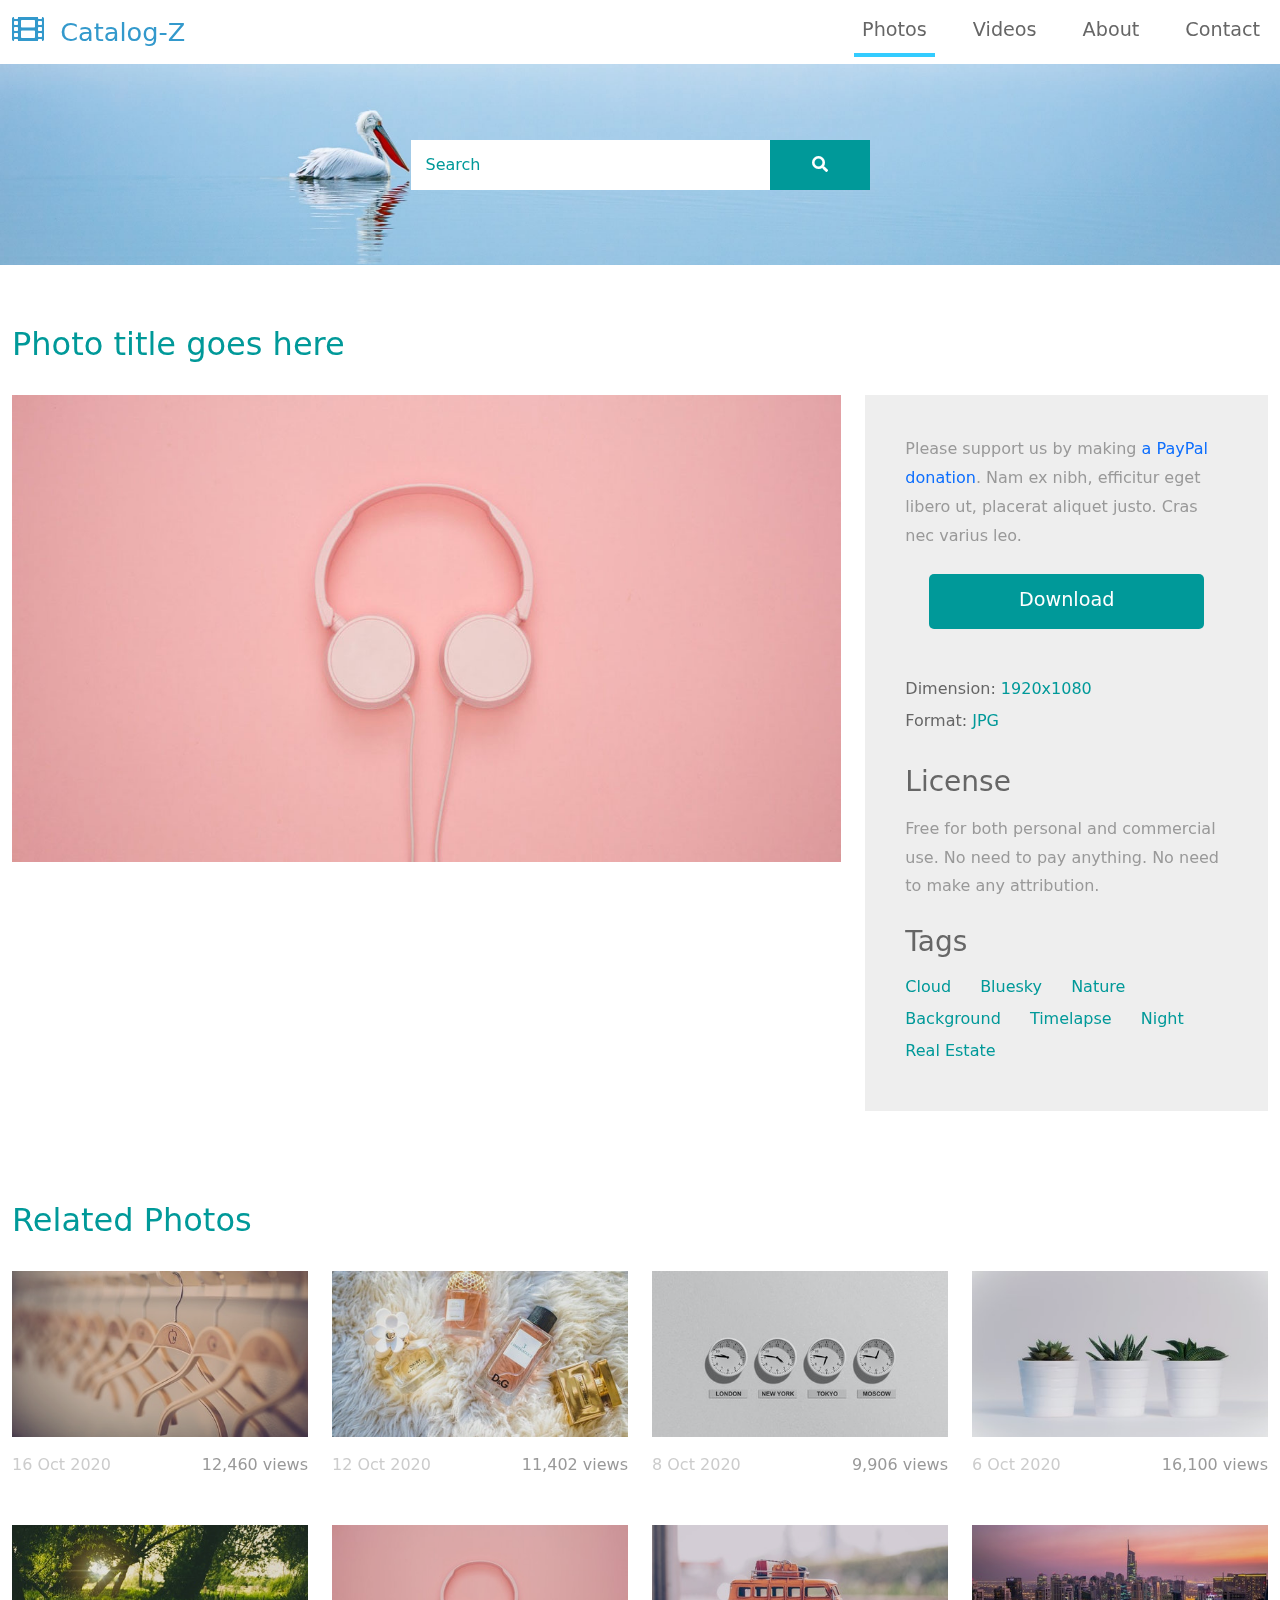
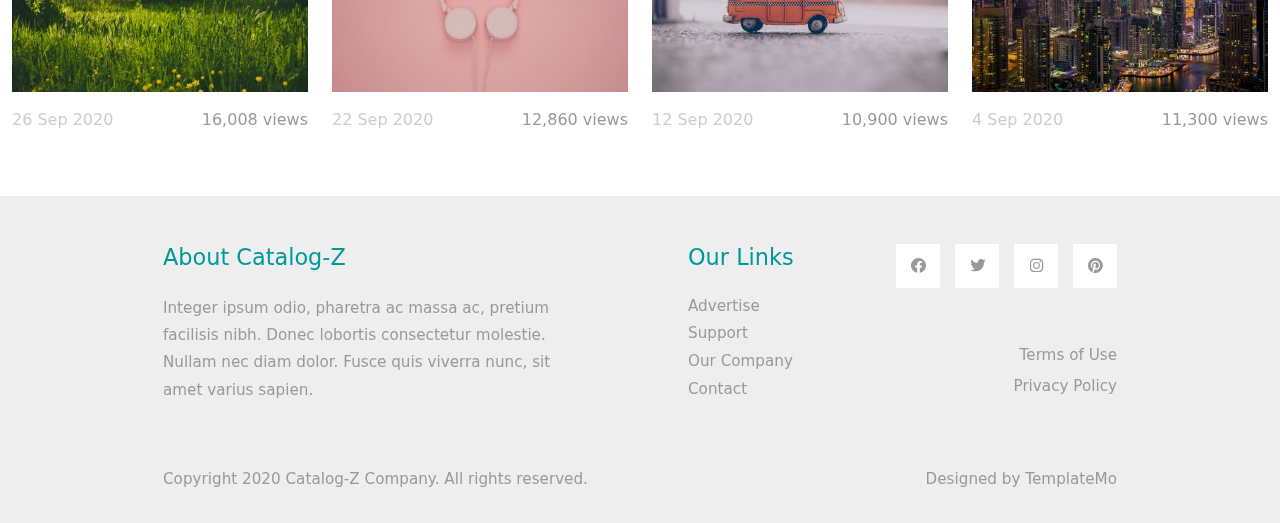
<file: Gallerywebsite/photo-detail.html>
<!DOCTYPE html>
<html lang="en">
<head>
    <meta charset="UTF-8">
    <meta name="viewport" content="width=device-width, initial-scale=1.0">
    <title>Catalog-Z Photo Detail Page</title>
    <link rel="stylesheet" href="css/bootstrap.min.css">
    <link rel="stylesheet" href="fontawesome/css/all.min.css">
    <link rel="stylesheet" href="css/templatemo-style.css">
<!--
    
TemplateMo 556 Catalog-Z

https://templatemo.com/tm-556-catalog-z

-->
</head>
<body>
    <!-- Page Loader -->
    <div id="loader-wrapper">
        <div id="loader"></div>

        <div class="loader-section section-left"></div>
        <div class="loader-section section-right"></div>

    </div>
    <nav class="navbar navbar-expand-lg">
        <div class="container-fluid">
            <a class="navbar-brand" href="index.html">
                <i class="fas fa-film mr-2"></i>
                Catalog-Z
            </a>
            <button class="navbar-toggler" type="button" data-toggle="collapse" data-target="#navbarSupportedContent" aria-controls="navbarSupportedContent" aria-expanded="false" aria-label="Toggle navigation">
                <i class="fas fa-bars"></i>
            </button>
            <div class="collapse navbar-collapse" id="navbarSupportedContent">
            <ul class="navbar-nav ml-auto mb-2 mb-lg-0">
                <li class="nav-item">
                    <a class="nav-link nav-link-1 active" aria-current="page" href="index.html">Photos</a>
                </li>
                <li class="nav-item">
                    <a class="nav-link nav-link-2" href="videos.html">Videos</a>
                </li>
                <li class="nav-item">
                    <a class="nav-link nav-link-3" href="about.html">About</a>
                </li>
                <li class="nav-item">
                    <a class="nav-link nav-link-4" href="contact.html">Contact</a>
                </li>
            </ul>
            </div>
        </div>
    </nav>

    <div class="tm-hero d-flex justify-content-center align-items-center" data-parallax="scroll" data-image-src="img/hero.jpg">
        <form class="d-flex tm-search-form">
            <input class="form-control tm-search-input" type="search" placeholder="Search" aria-label="Search">
            <button class="btn btn-outline-success tm-search-btn" type="submit">
                <i class="fas fa-search"></i>
            </button>
        </form>
    </div>

    <div class="container-fluid tm-container-content tm-mt-60">
        <div class="row mb-4">
            <h2 class="col-12 tm-text-primary">Photo title goes here</h2>
        </div>
        <div class="row tm-mb-90">            
            <div class="col-xl-8 col-lg-7 col-md-6 col-sm-12">
                <img src="img/img-01-big.jpg" alt="Image" class="img-fluid">
            </div>
            <div class="col-xl-4 col-lg-5 col-md-6 col-sm-12">
                <div class="tm-bg-gray tm-video-details">
                    <p class="mb-4">
                        Please support us by making <a href="https://paypal.me/templatemo" target="_parent" rel="sponsored">a PayPal donation</a>. Nam ex nibh, efficitur eget libero ut, placerat aliquet justo. Cras nec varius leo.
                    </p>
                    <div class="text-center mb-5">
                        <a href="#" class="btn btn-primary tm-btn-big">Download</a>
                    </div>                    
                    <div class="mb-4 d-flex flex-wrap">
                        <div class="mr-4 mb-2">
                            <span class="tm-text-gray-dark">Dimension: </span><span class="tm-text-primary">1920x1080</span>
                        </div>
                        <div class="mr-4 mb-2">
                            <span class="tm-text-gray-dark">Format: </span><span class="tm-text-primary">JPG</span>
                        </div>
                    </div>
                    <div class="mb-4">
                        <h3 class="tm-text-gray-dark mb-3">License</h3>
                        <p>Free for both personal and commercial use. No need to pay anything. No need to make any attribution.</p>
                    </div>
                    <div>
                        <h3 class="tm-text-gray-dark mb-3">Tags</h3>
                        <a href="#" class="tm-text-primary mr-4 mb-2 d-inline-block">Cloud</a>
                        <a href="#" class="tm-text-primary mr-4 mb-2 d-inline-block">Bluesky</a>
                        <a href="#" class="tm-text-primary mr-4 mb-2 d-inline-block">Nature</a>
                        <a href="#" class="tm-text-primary mr-4 mb-2 d-inline-block">Background</a>
                        <a href="#" class="tm-text-primary mr-4 mb-2 d-inline-block">Timelapse</a>
                        <a href="#" class="tm-text-primary mr-4 mb-2 d-inline-block">Night</a>
                        <a href="#" class="tm-text-primary mr-4 mb-2 d-inline-block">Real Estate</a>
                    </div>
                </div>
            </div>
        </div>
        <div class="row mb-4">
            <h2 class="col-12 tm-text-primary">
                Related Photos
            </h2>
        </div>
        <div class="row mb-3 tm-gallery">
            <div class="col-xl-3 col-lg-4 col-md-6 col-sm-6 col-12 mb-5">
                <figure class="effect-ming tm-video-item">
                    <img src="img/img-01.jpg" alt="Image" class="img-fluid">
                    <figcaption class="d-flex align-items-center justify-content-center">
                        <h2>Hangers</h2>
                        <a href="#">View more</a>
                    </figcaption>                    
                </figure>
                <div class="d-flex justify-content-between tm-text-gray">
                    <span class="tm-text-gray-light">16 Oct 2020</span>
                    <span>12,460 views</span>
                </div>
            </div>
            <div class="col-xl-3 col-lg-4 col-md-6 col-sm-6 col-12 mb-5">
                <figure class="effect-ming tm-video-item">
                    <img src="img/img-02.jpg" alt="Image" class="img-fluid">
                    <figcaption class="d-flex align-items-center justify-content-center">
                        <h2>Perfumes</h2>
                        <a href="#">View more</a>
                    </figcaption>                    
                </figure>
                <div class="d-flex justify-content-between tm-text-gray">
                    <span class="tm-text-gray-light">12 Oct 2020</span>
                    <span>11,402 views</span>
                </div>
            </div>
            <div class="col-xl-3 col-lg-4 col-md-6 col-sm-6 col-12 mb-5">
                <figure class="effect-ming tm-video-item">
                    <img src="img/img-03.jpg" alt="Image" class="img-fluid">
                    <figcaption class="d-flex align-items-center justify-content-center">
                        <h2>Clocks</h2>
                        <a href="#">View more</a>
                    </figcaption>                    
                </figure>
                <div class="d-flex justify-content-between tm-text-gray">
                    <span class="tm-text-gray-light">8 Oct 2020</span>
                    <span>9,906 views</span>
                </div>
            </div>
            <div class="col-xl-3 col-lg-4 col-md-6 col-sm-6 col-12 mb-5">
                <figure class="effect-ming tm-video-item">
                    <img src="img/img-04.jpg" alt="Image" class="img-fluid">
                    <figcaption class="d-flex align-items-center justify-content-center">
                        <h2>Plants</h2>
                        <a href="#">View more</a>
                    </figcaption>                    
                </figure>
                <div class="d-flex justify-content-between tm-text-gray">
                    <span class="tm-text-gray-light">6 Oct 2020</span>
                    <span>16,100 views</span>
                </div>
            </div>
            <div class="col-xl-3 col-lg-4 col-md-6 col-sm-6 col-12 mb-5">
                <figure class="effect-ming tm-video-item">
                    <img src="img/img-05.jpg" alt="Image" class="img-fluid">
                    <figcaption class="d-flex align-items-center justify-content-center">
                        <h2>Morning</h2>
                        <a href="#">View more</a>
                    </figcaption>                    
                </figure>
                <div class="d-flex justify-content-between tm-text-gray">
                    <span class="tm-text-gray-light">26 Sep 2020</span>
                    <span>16,008 views</span>
                </div>
            </div>
            <div class="col-xl-3 col-lg-4 col-md-6 col-sm-6 col-12 mb-5">
                <figure class="effect-ming tm-video-item">
                    <img src="img/img-06.jpg" alt="Image" class="img-fluid">
                    <figcaption class="d-flex align-items-center justify-content-center">
                        <h2>Pinky</h2>
                        <a href="#">View more</a>
                    </figcaption>                    
                </figure>
                <div class="d-flex justify-content-between tm-text-gray">
                    <span class="tm-text-gray-light">22 Sep 2020</span>
                    <span>12,860 views</span>
                </div>
            </div>
            <div class="col-xl-3 col-lg-4 col-md-6 col-sm-6 col-12 mb-5">
                <figure class="effect-ming tm-video-item">
                    <img src="img/img-07.jpg" alt="Image" class="img-fluid">
                    <figcaption class="d-flex align-items-center justify-content-center">
                        <h2>Bus</h2>
                        <a href="#">View more</a>
                    </figcaption>                    
                </figure>
                <div class="d-flex justify-content-between tm-text-gray">
                    <span class="tm-text-gray-light">12 Sep 2020</span>
                    <span>10,900 views</span>
                </div>
            </div>
            <div class="col-xl-3 col-lg-4 col-md-6 col-sm-6 col-12 mb-5">
                <figure class="effect-ming tm-video-item">
                    <img src="img/img-08.jpg" alt="Image" class="img-fluid">
                    <figcaption class="d-flex align-items-center justify-content-center">
                        <h2>New York</h2>
                        <a href="#">View more</a>
                    </figcaption>                    
                </figure>
                <div class="d-flex justify-content-between tm-text-gray">
                    <span class="tm-text-gray-light">4 Sep 2020</span>
                    <span>11,300 views</span>
                </div>
            </div>        
        </div> <!-- row -->
    </div> <!-- container-fluid, tm-container-content -->

    <footer class="tm-bg-gray pt-5 pb-3 tm-text-gray tm-footer">
        <div class="container-fluid tm-container-small">
            <div class="row">
                <div class="col-lg-6 col-md-12 col-12 px-5 mb-5">
                    <h3 class="tm-text-primary mb-4 tm-footer-title">About Catalog-Z</h3>
                    <p>Integer ipsum odio, pharetra ac massa ac, pretium facilisis nibh. Donec lobortis consectetur molestie. Nullam nec diam dolor. Fusce quis viverra nunc, sit amet varius sapien.</p>
                </div>
                <div class="col-lg-3 col-md-6 col-sm-6 col-12 px-5 mb-5">
                    <h3 class="tm-text-primary mb-4 tm-footer-title">Our Links</h3>
                    <ul class="tm-footer-links pl-0">
                        <li><a href="#">Advertise</a></li>
                        <li><a href="#">Support</a></li>
                        <li><a href="#">Our Company</a></li>
                        <li><a href="#">Contact</a></li>
                    </ul>
                </div>
                <div class="col-lg-3 col-md-6 col-sm-6 col-12 px-5 mb-5">
                    <ul class="tm-social-links d-flex justify-content-end pl-0 mb-5">
                        <li class="mb-2"><a href="https://facebook.com"><i class="fab fa-facebook"></i></a></li>
                        <li class="mb-2"><a href="https://twitter.com"><i class="fab fa-twitter"></i></a></li>
                        <li class="mb-2"><a href="https://instagram.com"><i class="fab fa-instagram"></i></a></li>
                        <li class="mb-2"><a href="https://pinterest.com"><i class="fab fa-pinterest"></i></a></li>
                    </ul>
                    <a href="#" class="tm-text-gray text-right d-block mb-2">Terms of Use</a>
                    <a href="#" class="tm-text-gray text-right d-block">Privacy Policy</a>
                </div>
            </div>
            <div class="row">
                <div class="col-lg-8 col-md-7 col-12 px-5 mb-3">
                    Copyright 2020 Catalog-Z Company. All rights reserved.
                </div>
                <div class="col-lg-4 col-md-5 col-12 px-5 text-right">
                    Designed by <a href="https://templatemo.com" class="tm-text-gray" rel="sponsored" target="_parent">TemplateMo</a>
                </div>
            </div>
        </div>
    </footer>
    
    <script src="js/plugins.js"></script>
    <script>
        $(window).on("load", function() {
            $('body').addClass('loaded');
        });
    </script>
</body>
</html>
</file>
<file: css/templatemo-style.css>
/*
    
TemplateMo 556 Catalog-Z

https://templatemo.com/tm-556-catalog-z

*/

#loader-wrapper {
    position: fixed;
    top: 0;
    left: 0;
    width: 100%;
    height: 100%;
    z-index: 1001;
}
#loader {
    display: block;
    position: relative;
    left: 50%;
    top: 50%;
    width: 150px;
    height: 150px;
    margin: -75px 0 0 -75px;
    border-radius: 50%;
    border: 3px solid transparent;
    border-top-color: #3498db;

    -webkit-animation: spin 2s linear infinite; /* Chrome, Opera 15+, Safari 5+ */
    animation: spin 2s linear infinite; /* Chrome, Firefox 16+, IE 10+, Opera */

    z-index: 1002;
}

    #loader:before {
        content: "";
        position: absolute;
        top: 5px;
        left: 5px;
        right: 5px;
        bottom: 5px;
        border-radius: 50%;
        border: 3px solid transparent;
        border-top-color: #e74c3c;

        -webkit-animation: spin 3s linear infinite; /* Chrome, Opera 15+, Safari 5+ */
        animation: spin 3s linear infinite; /* Chrome, Firefox 16+, IE 10+, Opera */
    }

    #loader:after {
        content: "";
        position: absolute;
        top: 15px;
        left: 15px;
        right: 15px;
        bottom: 15px;
        border-radius: 50%;
        border: 3px solid transparent;
        border-top-color: #f9c922;

        -webkit-animation: spin 1.5s linear infinite; /* Chrome, Opera 15+, Safari 5+ */
          animation: spin 1.5s linear infinite; /* Chrome, Firefox 16+, IE 10+, Opera */
    }

    @-webkit-keyframes spin {
        0%   { 
            -webkit-transform: rotate(0deg);  /* Chrome, Opera 15+, Safari 3.1+ */
            -ms-transform: rotate(0deg);  /* IE 9 */
            transform: rotate(0deg);  /* Firefox 16+, IE 10+, Opera */
        }
        100% {
            -webkit-transform: rotate(360deg);  /* Chrome, Opera 15+, Safari 3.1+ */
            -ms-transform: rotate(360deg);  /* IE 9 */
            transform: rotate(360deg);  /* Firefox 16+, IE 10+, Opera */
        }
    }
    @keyframes spin {
        0%   { 
            -webkit-transform: rotate(0deg);  /* Chrome, Opera 15+, Safari 3.1+ */
            -ms-transform: rotate(0deg);  /* IE 9 */
            transform: rotate(0deg);  /* Firefox 16+, IE 10+, Opera */
        }
        100% {
            -webkit-transform: rotate(360deg);  /* Chrome, Opera 15+, Safari 3.1+ */
            -ms-transform: rotate(360deg);  /* IE 9 */
            transform: rotate(360deg);  /* Firefox 16+, IE 10+, Opera */
        }
    }

    #loader-wrapper .loader-section {
        position: fixed;
        top: 0;
        width: 51%;
        height: 100%;
        background: #222222;
        z-index: 1001;
        -webkit-transform: translateX(0);  /* Chrome, Opera 15+, Safari 3.1+ */
        -ms-transform: translateX(0);  /* IE 9 */
        transform: translateX(0);  /* Firefox 16+, IE 10+, Opera */
    }

    #loader-wrapper .loader-section.section-left {
        left: 0;
    }

    #loader-wrapper .loader-section.section-right {
        right: 0;
    }

    /* Loaded */
    .loaded #loader-wrapper .loader-section.section-left {
        -webkit-transform: translateX(-100%);  /* Chrome, Opera 15+, Safari 3.1+ */
            -ms-transform: translateX(-100%);  /* IE 9 */
                transform: translateX(-100%);  /* Firefox 16+, IE 10+, Opera */

        -webkit-transition: all 0.7s 0.3s cubic-bezier(0.645, 0.045, 0.355, 1.000);  
                transition: all 0.7s 0.3s cubic-bezier(0.645, 0.045, 0.355, 1.000);
    }

    .loaded #loader-wrapper .loader-section.section-right {
        -webkit-transform: translateX(100%);  /* Chrome, Opera 15+, Safari 3.1+ */
            -ms-transform: translateX(100%);  /* IE 9 */
                transform: translateX(100%);  /* Firefox 16+, IE 10+, Opera */

-webkit-transition: all 0.7s 0.3s cubic-bezier(0.645, 0.045, 0.355, 1.000);  
        transition: all 0.7s 0.3s cubic-bezier(0.645, 0.045, 0.355, 1.000);
    }
    
    .loaded #loader {
        opacity: 0;
        -webkit-transition: all 0.3s ease-out;  
                transition: all 0.3s ease-out;
    }
    .loaded #loader-wrapper {
        visibility: hidden;

        -webkit-transform: translateY(-100%);  /* Chrome, Opera 15+, Safari 3.1+ */
            -ms-transform: translateY(-100%);  /* IE 9 */
                transform: translateY(-100%);  /* Firefox 16+, IE 10+, Opera */

        -webkit-transition: all 0.3s 1s ease-out;  
                transition: all 0.3s 1s ease-out;
    }

p { line-height: 1.8; }

a { 
    text-decoration: none;
    transition: all 0.3s ease; 
}
a:hover { color:#009999; }
.container-fluid { max-width: 1770px; }
.tm-container-small { max-width: 1050px; }
.btn { border-radius: 0; }
.btn-primary {
    background-color: #009999;
    border: 0;
    border-radius: 5px;
    padding: 12px 50px 14px;
    font-size: 1.2rem;
}

.btn-primary:hover,
.btn-primary:focus {
    background-color:#086969;
}

.btn-primary.disabled, 
.btn-primary:disabled {
    background-color: #009999;
    pointer-events: all;
    cursor: not-allowed;
}

.form-control {
	padding: 10px 20px;
	width: 100%;
	height: auto;
}

.form-group { margin-bottom: 25px; }
.tm-btn-big { padding: 12px 90px 14px; }

.navbar-toggler:focus { box-shadow: none; }
.navbar-brand {
    color: #3399CC;
    font-size: 1.6rem;
}

.navbar-brand i { font-size: 2rem; }

.tm-hero {
    min-height: 200px;
    background: transparent;
}

.tm-mt-60 { margin-top: 60px; }
.tm-mb-50 { margin-bottom: 50px; }
.tm-mb-74 { margin-bottom: 74px; }
.tm-mb-90 { margin-bottom: 90px; }
.tm-text-primary { color: #009999; }
.tm-text-secondary { color: #CC6699; }
a.tm-text-primary:hover { color:#666666; }
.tm-bg-gray { background-color: #EEEEEE; }
.tm-input-paging {
    width: 40px;
    border-radius: 0;
    border: 1px solid #CCCCCC;
    background: #f4f4f4;
    text-align: center;
}

.nav-item { margin-right: 30px; }
.nav-item:last-child { margin-right: 0; }

.nav-link {
    color: #666666;
    border-bottom: 4px solid transparent;
    font-size: 1.2rem;
}

.nav-link-1.active,
.nav-link-1:hover {
    border-color: #33CCFF;
}

.nav-link-2.active,
.nav-link-2:hover {
    border-color: #FF6666;
}

.nav-link-3.active,
.nav-link-3:hover {
    border-color: #33CC66;
}

.nav-link-4.active,
.nav-link-4:hover {
    border-color: #CC66CC;
}

.tm-search-input {
    width: 360px;
    border-radius: 0;
    padding: 12px 15px;
    color: #009999;
    border: none;
}

.tm-search-input:focus {
    border-color: #009999;
    box-shadow: 0 0 0 0.25rem rgb(0 153 153 / 0.25);
}

.tm-search-input::placeholder { /* Chrome, Firefox, Opera, Safari 10.1+ */
    color: #009999;
    opacity: 1; /* Firefox */
}
  
.tm-search-input::-ms-input-placeholder { /* Microsoft Edge */
    color: #009999;
}

.tm-search-btn {
    color: white;
    background-color: #009999;
    border: none;
    width: 100px;
    height: 50px;
    margin-left: -1px;
}

p, .tm-text-gray { color: #999; }
.tm-text-gray-light { color: #CCC; }
.tm-text-gray-dark { color: #666; }

.tm-video-item {
    position: relative;
    overflow: hidden;
    text-align: center;
    cursor: pointer;
}

.tm-video-item img {
    position: relative;
    display: block;
    min-height: 100%;
    max-width: 100%;
    opacity: 0.8;
}

.tm-video-item figcaption {
    padding: 2em;
    color: #fff;
    text-transform: uppercase;
    font-size: 1.25em;
    -webkit-backface-visibility: hidden;
	backface-visibility: hidden;
}

.tm-video-item figcaption::before,
.tm-video-item figcaption::after {
    pointer-events: none;
}

.tm-video-item figcaption,
.tm-video-item figcaption > a {
    position: absolute;
    top: 0;
    left: 0;
    width: 100%;
    height: 100%;
}

.tm-video-item figcaption > a {
	z-index: 1000;
	text-indent: 200%;
	white-space: nowrap;
	font-size: 0;
	opacity: 0;
}

.tm-video-item h2 {
    word-spacing: -0.15em;
    font-weight: 300;
}

.tm-video-item h2,
.tm-video-item p {
    margin: 0;
}

.tm-video-item p {
    letter-spacing: 1px;
    font-size: 68.5%;
}

.tm-gallery div.d-block { animation: show .5s ease; }

@keyframes show {
    0% {
    	opacity: 0;
    	transform: scale(0.9);
    }
    100% {
    	opacity: 1;
    	transform: scale(1);
    }
}

.tm-paging-link {
    display: flex;
    justify-content: center;
    align-items: center;
    width: 60px;
    height: 60px;
    font-size: 1.1rem;
    color: #999;
    background-color: #EEEEEE;
    margin: 10px;
    border-radius: 5px;
    text-decoration: none;
    transition: all 0.3s ease;
}

.tm-paging-link:hover,
.tm-paging-link.active {
    background-color: #009999;
    color: #fff; 
}

/*---------------*/
/***** Ming *****/
/*---------------*/

figure.effect-ming {
	background: #030c17;
}

figure.effect-ming img {
	opacity: 0.9;
	-webkit-transition: opacity 0.35s;
	transition: opacity 0.35s;
}

figure.effect-ming figcaption::before {
	position: absolute;
	top: 30px;
	right: 30px;
	bottom: 30px;
	left: 30px;
	border: 2px solid #fff;
	box-shadow: 0 0 0 30px rgba(255,255,255,0.2);
	content: '';
	opacity: 0;
	-webkit-transition: opacity 0.35s, -webkit-transform 0.35s;
	transition: opacity 0.35s, transform 0.35s;
	-webkit-transform: scale3d(1.4,1.4,1);
	transform: scale3d(1.4,1.4,1);
}

figure.effect-ming ul {
    font-size: 1.3em;
	opacity: 0;
	-webkit-transition: opacity 0.35s, -webkit-transform 0.35s;
	transition: opacity 0.35s, transform 0.35s;
	-webkit-transform: scale(1.5);
	transform: scale(1.5);
}

figure.effect-ming:hover figcaption::before,
figure.effect-ming:hover ul {
	opacity: 1;
	-webkit-transform: scale3d(1,1,1);
	transform: scale3d(1,1,1);
}

figure.effect-ming:hover figcaption { background-color: rgba(58,52,42,0); }
figure.effect-ming:hover img { opacity: 0.4; }

.tm-footer-links li {
    list-style: none;
    margin-bottom: 5px;    
}

.tm-footer-links li a { color: #999999; }
.tm-footer-links li a:hover { color: #009999; }

.tm-social-links li {
    list-style: none;
    margin-right: 15px;
}

.tm-social-links li:last-child { margin-right: 0; }

.tm-social-links li a  {
    color: #999999;
    width: 44px;
    height: 44px;
    display: flex;
    background-color: #fff;
    align-items: center;
    justify-content: center;
}

.tm-social-links li a:hover {
    color: #fff;
    background-color: #009999;
}

.tm-footer { font-size: 0.95rem; }
.tm-footer-title { font-size: 1.4rem; }

/* Videos */
#tm-video-container {
    max-height: 400px;
    overflow: hidden;
    background-color: #333;
    margin-bottom: 90px;
    position: relative;
}

#tm-video {
    display: block;
    width: 100%;
    height: auto;
}

#tm-video-control-button {
    position: absolute;
    bottom: 20px;
    right: 20px;
    z-index: 1000;
    color: #e1e1e1;
}

.tm-video-details {
    height: 100%;
    padding: 40px;
}

/* About */
.tm-row-1640 { max-width: 1640px; }
.tm-about-2-col { max-width: 716px; }
.tm-about-3-col { max-width: 540px; }

.tm-about-2-col,
.tm-about-3-col {
    margin-bottom: 50px;
}

.tm-about-icon-container {
    width: 150px;
    height: 150px;
    border: 1px solid #009999;
    display: flex;
    align-items: center;
    justify-content: center;
}

.tm-about-img-text { max-width: 940px; }

/* Contact */
select.form-control { border-radius: 0; }
select.form-control option { height: 30px; }

select:not([multiple]) {
    -webkit-appearance: none;
    -moz-appearance: none;
    background-position: right 15px center;
    background-repeat: no-repeat;
    background-image: url(../img/select-arrow.png);
    padding: 14px 20px;
    padding-right: 20px;
    color: #666;
}

.mapouter{
    position:relative;
    height:480px;
    width:100%;
    max-width: 480px;
}

.gmap-canvas {
    overflow:hidden;
    background:none!important;
    height:480px;
    width:100%;
}

.tm-contact-form { max-width: 420px; }
.tm-address-col { max-width: 520px; }
.tm-contacts { padding-left: 0; }

.tm-contacts li {
    list-style: none;
    margin-bottom: 20px;
}

.tm-contacts li a i { width: 30px; }
.tm-social { display: flex; }

.tm-social li {
    list-style: none;
    margin-bottom: 20px;
    margin-right: 15px;
}

.tm-social li a i {
    width: 40px;
    height: 40px;
    color: #666666;
    background-color: #EEEEEE;
    display: flex;
    align-items: center;
    justify-content: center;
    transition: all 0.3s ease;
}

.tm-social li a:hover i {
    color: #fff;
    background-color: #009999;
}

.form-control,
input:-internal-autofill-selected,
select:not([multiple]) {
    color: #009999 !important;
}

.form-control::placeholder { /* Chrome, Firefox, Opera, Safari 10.1+ */
    color:  #009999;
    opacity: 1; /* Firefox */
}

@media (max-width: 991px) {
    .navbar-collapse {
        position: fixed;
        top: 50px;
        right: 0px;
        background: white;
        width: 150px;
        padding: 15px;
    }

    .tm-container-content { max-width: 870px; }
    .tm-contact-form, .tm-address-col, .mapouter { max-width: 100%; }
    .tm-people-row { max-width: 900px; }
}

@media (max-width: 767px) {
    .tm-paging-col { flex-direction: column; }
    .tm-paging { flex-wrap: wrap; }
    .tm-about-img-text { max-width: 640px; }
    .tm-about-2-col, .tm-about-3-col { margin-bottom: 50px; }
}

@media (max-width: 575px) {
    .tm-container-content { max-width: 420px; }

    .tm-search-form {
        padding-left: 15px;
        padding-right: 15px;
        width: 100%;
        justify-content: center;
    }

    .tm-search-input {
        width: 100%;
        max-width: 360px;
    }

    .tm-people-row { max-width: 420px; }
}

@media (max-width: 400px) {
    .tm-btn-big { padding: 12px 50px 14px; }
}

@media (max-width: 334px) {
    .tm-social-links {
        flex-wrap: wrap;
        justify-content: start !important;
    }

    .tm-social-links li { margin-right: 3px; }
}
</file>
<file: Gallerywebsite/css/templatemo-style.css>
/*
    
TemplateMo 556 Catalog-Z

https://templatemo.com/tm-556-catalog-z

*/

#loader-wrapper {
    position: fixed;
    top: 0;
    left: 0;
    width: 100%;
    height: 100%;
    z-index: 1001;
}
#loader {
    display: block;
    position: relative;
    left: 50%;
    top: 50%;
    width: 150px;
    height: 150px;
    margin: -75px 0 0 -75px;
    border-radius: 50%;
    border: 3px solid transparent;
    border-top-color: #3498db;

    -webkit-animation: spin 2s linear infinite; /* Chrome, Opera 15+, Safari 5+ */
    animation: spin 2s linear infinite; /* Chrome, Firefox 16+, IE 10+, Opera */

    z-index: 1002;
}

    #loader:before {
        content: "";
        position: absolute;
        top: 5px;
        left: 5px;
        right: 5px;
        bottom: 5px;
        border-radius: 50%;
        border: 3px solid transparent;
        border-top-color: #e74c3c;

        -webkit-animation: spin 3s linear infinite; /* Chrome, Opera 15+, Safari 5+ */
        animation: spin 3s linear infinite; /* Chrome, Firefox 16+, IE 10+, Opera */
    }

    #loader:after {
        content: "";
        position: absolute;
        top: 15px;
        left: 15px;
        right: 15px;
        bottom: 15px;
        border-radius: 50%;
        border: 3px solid transparent;
        border-top-color: #f9c922;

        -webkit-animation: spin 1.5s linear infinite; /* Chrome, Opera 15+, Safari 5+ */
          animation: spin 1.5s linear infinite; /* Chrome, Firefox 16+, IE 10+, Opera */
    }

    @-webkit-keyframes spin {
        0%   { 
            -webkit-transform: rotate(0deg);  /* Chrome, Opera 15+, Safari 3.1+ */
            -ms-transform: rotate(0deg);  /* IE 9 */
            transform: rotate(0deg);  /* Firefox 16+, IE 10+, Opera */
        }
        100% {
            -webkit-transform: rotate(360deg);  /* Chrome, Opera 15+, Safari 3.1+ */
            -ms-transform: rotate(360deg);  /* IE 9 */
            transform: rotate(360deg);  /* Firefox 16+, IE 10+, Opera */
        }
    }
    @keyframes spin {
        0%   { 
            -webkit-transform: rotate(0deg);  /* Chrome, Opera 15+, Safari 3.1+ */
            -ms-transform: rotate(0deg);  /* IE 9 */
            transform: rotate(0deg);  /* Firefox 16+, IE 10+, Opera */
        }
        100% {
            -webkit-transform: rotate(360deg);  /* Chrome, Opera 15+, Safari 3.1+ */
            -ms-transform: rotate(360deg);  /* IE 9 */
            transform: rotate(360deg);  /* Firefox 16+, IE 10+, Opera */
        }
    }

    #loader-wrapper .loader-section {
        position: fixed;
        top: 0;
        width: 51%;
        height: 100%;
        background: #222222;
        z-index: 1001;
        -webkit-transform: translateX(0);  /* Chrome, Opera 15+, Safari 3.1+ */
        -ms-transform: translateX(0);  /* IE 9 */
        transform: translateX(0);  /* Firefox 16+, IE 10+, Opera */
    }

    #loader-wrapper .loader-section.section-left {
        left: 0;
    }

    #loader-wrapper .loader-section.section-right {
        right: 0;
    }

    /* Loaded */
    .loaded #loader-wrapper .loader-section.section-left {
        -webkit-transform: translateX(-100%);  /* Chrome, Opera 15+, Safari 3.1+ */
            -ms-transform: translateX(-100%);  /* IE 9 */
                transform: translateX(-100%);  /* Firefox 16+, IE 10+, Opera */

        -webkit-transition: all 0.7s 0.3s cubic-bezier(0.645, 0.045, 0.355, 1.000);  
                transition: all 0.7s 0.3s cubic-bezier(0.645, 0.045, 0.355, 1.000);
    }

    .loaded #loader-wrapper .loader-section.section-right {
        -webkit-transform: translateX(100%);  /* Chrome, Opera 15+, Safari 3.1+ */
            -ms-transform: translateX(100%);  /* IE 9 */
                transform: translateX(100%);  /* Firefox 16+, IE 10+, Opera */

-webkit-transition: all 0.7s 0.3s cubic-bezier(0.645, 0.045, 0.355, 1.000);  
        transition: all 0.7s 0.3s cubic-bezier(0.645, 0.045, 0.355, 1.000);
    }
    
    .loaded #loader {
        opacity: 0;
        -webkit-transition: all 0.3s ease-out;  
                transition: all 0.3s ease-out;
    }
    .loaded #loader-wrapper {
        visibility: hidden;

        -webkit-transform: translateY(-100%);  /* Chrome, Opera 15+, Safari 3.1+ */
            -ms-transform: translateY(-100%);  /* IE 9 */
                transform: translateY(-100%);  /* Firefox 16+, IE 10+, Opera */

        -webkit-transition: all 0.3s 1s ease-out;  
                transition: all 0.3s 1s ease-out;
    }

p { line-height: 1.8; }

a { 
    text-decoration: none;
    transition: all 0.3s ease; 
}
a:hover { color:#009999; }
.container-fluid { max-width: 1770px; }
.tm-container-small { max-width: 1050px; }
.btn { border-radius: 0; }
.btn-primary {
    background-color: #009999;
    border: 0;
    border-radius: 5px;
    padding: 12px 50px 14px;
    font-size: 1.2rem;
}

.btn-primary:hover,
.btn-primary:focus {
    background-color:#086969;
}

.btn-primary.disabled, 
.btn-primary:disabled {
    background-color: #009999;
    pointer-events: all;
    cursor: not-allowed;
}

.form-control {
	padding: 10px 20px;
	width: 100%;
	height: auto;
}

.form-group { margin-bottom: 25px; }
.tm-btn-big { padding: 12px 90px 14px; }

.navbar-toggler:focus { box-shadow: none; }
.navbar-brand {
    color: #3399CC;
    font-size: 1.6rem;
}

.navbar-brand i { font-size: 2rem; }

.tm-hero {
    min-height: 200px;
    background: transparent;
}

.tm-mt-60 { margin-top: 60px; }
.tm-mb-50 { margin-bottom: 50px; }
.tm-mb-74 { margin-bottom: 74px; }
.tm-mb-90 { margin-bottom: 90px; }
.tm-text-primary { color: #009999; }
.tm-text-secondary { color: #CC6699; }
a.tm-text-primary:hover { color:#666666; }
.tm-bg-gray { background-color: #EEEEEE; }
.tm-input-paging {
    width: 40px;
    border-radius: 0;
    border: 1px solid #CCCCCC;
    background: #f4f4f4;
    text-align: center;
}

.nav-item { margin-right: 30px; }
.nav-item:last-child { margin-right: 0; }

.nav-link {
    color: #666666;
    border-bottom: 4px solid transparent;
    font-size: 1.2rem;
}

.nav-link-1.active,
.nav-link-1:hover {
    border-color: #33CCFF;
}

.nav-link-2.active,
.nav-link-2:hover {
    border-color: #FF6666;
}

.nav-link-3.active,
.nav-link-3:hover {
    border-color: #33CC66;
}

.nav-link-4.active,
.nav-link-4:hover {
    border-color: #CC66CC;
}

.tm-search-input {
    width: 360px;
    border-radius: 0;
    padding: 12px 15px;
    color: #009999;
    border: none;
}

.tm-search-input:focus {
    border-color: #009999;
    box-shadow: 0 0 0 0.25rem rgb(0 153 153 / 0.25);
}

.tm-search-input::placeholder { /* Chrome, Firefox, Opera, Safari 10.1+ */
    color: #009999;
    opacity: 1; /* Firefox */
}
  
.tm-search-input::-ms-input-placeholder { /* Microsoft Edge */
    color: #009999;
}

.tm-search-btn {
    color: white;
    background-color: #009999;
    border: none;
    width: 100px;
    height: 50px;
    margin-left: -1px;
}

p, .tm-text-gray { color: #999; }
.tm-text-gray-light { color: #CCC; }
.tm-text-gray-dark { color: #666; }

.tm-video-item {
    position: relative;
    overflow: hidden;
    text-align: center;
    cursor: pointer;
}

.tm-video-item img {
    position: relative;
    display: block;
    min-height: 100%;
    max-width: 100%;
    opacity: 0.8;
}

.tm-video-item figcaption {
    padding: 2em;
    color: #fff;
    text-transform: uppercase;
    font-size: 1.25em;
    -webkit-backface-visibility: hidden;
	backface-visibility: hidden;
}

.tm-video-item figcaption::before,
.tm-video-item figcaption::after {
    pointer-events: none;
}

.tm-video-item figcaption,
.tm-video-item figcaption > a {
    position: absolute;
    top: 0;
    left: 0;
    width: 100%;
    height: 100%;
}

.tm-video-item figcaption > a {
	z-index: 1000;
	text-indent: 200%;
	white-space: nowrap;
	font-size: 0;
	opacity: 0;
}

.tm-video-item h2 {
    word-spacing: -0.15em;
    font-weight: 300;
}

.tm-video-item h2,
.tm-video-item p {
    margin: 0;
}

.tm-video-item p {
    letter-spacing: 1px;
    font-size: 68.5%;
}

.tm-gallery div.d-block { animation: show .5s ease; }

@keyframes show {
    0% {
    	opacity: 0;
    	transform: scale(0.9);
    }
    100% {
    	opacity: 1;
    	transform: scale(1);
    }
}

.tm-paging-link {
    display: flex;
    justify-content: center;
    align-items: center;
    width: 60px;
    height: 60px;
    font-size: 1.1rem;
    color: #999;
    background-color: #EEEEEE;
    margin: 10px;
    border-radius: 5px;
    text-decoration: none;
    transition: all 0.3s ease;
}

.tm-paging-link:hover,
.tm-paging-link.active {
    background-color: #009999;
    color: #fff; 
}

/*---------------*/
/***** Ming *****/
/*---------------*/

figure.effect-ming {
	background: #030c17;
}

figure.effect-ming img {
	opacity: 0.9;
	-webkit-transition: opacity 0.35s;
	transition: opacity 0.35s;
}

figure.effect-ming figcaption::before {
	position: absolute;
	top: 30px;
	right: 30px;
	bottom: 30px;
	left: 30px;
	border: 2px solid #fff;
	box-shadow: 0 0 0 30px rgba(255,255,255,0.2);
	content: '';
	opacity: 0;
	-webkit-transition: opacity 0.35s, -webkit-transform 0.35s;
	transition: opacity 0.35s, transform 0.35s;
	-webkit-transform: scale3d(1.4,1.4,1);
	transform: scale3d(1.4,1.4,1);
}

figure.effect-ming h2 {
    font-size: 1.3em;
	opacity: 0;
	-webkit-transition: opacity 0.35s, -webkit-transform 0.35s;
	transition: opacity 0.35s, transform 0.35s;
	-webkit-transform: scale(1.5);
	transform: scale(1.5);
}

figure.effect-ming:hover figcaption::before,
figure.effect-ming:hover h2 {
	opacity: 1;
	-webkit-transform: scale3d(1,1,1);
	transform: scale3d(1,1,1);
}

figure.effect-ming:hover figcaption { background-color: rgba(58,52,42,0); }
figure.effect-ming:hover img { opacity: 0.4; }

.tm-footer-links li {
    list-style: none;
    margin-bottom: 5px;    
}

.tm-footer-links li a { color: #999999; }
.tm-footer-links li a:hover { color: #009999; }

.tm-social-links li {
    list-style: none;
    margin-right: 15px;
}

.tm-social-links li:last-child { margin-right: 0; }

.tm-social-links li a  {
    color: #999999;
    width: 44px;
    height: 44px;
    display: flex;
    background-color: #fff;
    align-items: center;
    justify-content: center;
}

.tm-social-links li a:hover {
    color: #fff;
    background-color: #009999;
}

.tm-footer { font-size: 0.95rem; }
.tm-footer-title { font-size: 1.4rem; }

/* Videos */
#tm-video-container {
    max-height: 400px;
    overflow: hidden;
    background-color: #333;
    margin-bottom: 90px;
    position: relative;
}

#tm-video {
    display: block;
    width: 100%;
    height: auto;
}

#tm-video-control-button {
    position: absolute;
    bottom: 20px;
    right: 20px;
    z-index: 1000;
    color: #e1e1e1;
}

.tm-video-details {
    height: 100%;
    padding: 40px;
}

/* About */
.tm-row-1640 { max-width: 1640px; }
.tm-about-2-col { max-width: 716px; }
.tm-about-3-col { max-width: 540px; }

.tm-about-2-col,
.tm-about-3-col {
    margin-bottom: 50px;
}

.tm-about-icon-container {
    width: 150px;
    height: 150px;
    border: 1px solid #009999;
    display: flex;
    align-items: center;
    justify-content: center;
}

.tm-about-img-text { max-width: 940px; }

/* Contact */
select.form-control { border-radius: 0; }
select.form-control option { height: 30px; }

select:not([multiple]) {
    -webkit-appearance: none;
    -moz-appearance: none;
    background-position: right 15px center;
    background-repeat: no-repeat;
    background-image: url(../img/select-arrow.png);
    padding: 14px 20px;
    padding-right: 20px;
    color: #666;
}

.mapouter{
    position:relative;
    height:480px;
    width:100%;
    max-width: 480px;
}

.gmap-canvas {
    overflow:hidden;
    background:none!important;
    height:480px;
    width:100%;
}

.tm-contact-form { max-width: 420px; }
.tm-address-col { max-width: 520px; }
.tm-contacts { padding-left: 0; }

.tm-contacts li {
    list-style: none;
    margin-bottom: 20px;
}

.tm-contacts li a i { width: 30px; }
.tm-social { display: flex; }

.tm-social li {
    list-style: none;
    margin-bottom: 20px;
    margin-right: 15px;
}

.tm-social li a i {
    width: 40px;
    height: 40px;
    color: #666666;
    background-color: #EEEEEE;
    display: flex;
    align-items: center;
    justify-content: center;
    transition: all 0.3s ease;
}

.tm-social li a:hover i {
    color: #fff;
    background-color: #009999;
}

.form-control,
input:-internal-autofill-selected,
select:not([multiple]) {
    color: #009999 !important;
}

.form-control::placeholder { /* Chrome, Firefox, Opera, Safari 10.1+ */
    color:  #009999;
    opacity: 1; /* Firefox */
}

@media (max-width: 991px) {
    .navbar-collapse {
        position: fixed;
        top: 50px;
        right: 0px;
        background: white;
        width: 150px;
        padding: 15px;
    }

    .tm-container-content { max-width: 870px; }
    .tm-contact-form, .tm-address-col, .mapouter { max-width: 100%; }
    .tm-people-row { max-width: 900px; }
}

@media (max-width: 767px) {
    .tm-paging-col { flex-direction: column; }
    .tm-paging { flex-wrap: wrap; }
    .tm-about-img-text { max-width: 640px; }
    .tm-about-2-col, .tm-about-3-col { margin-bottom: 50px; }
}

@media (max-width: 575px) {
    .tm-container-content { max-width: 420px; }

    .tm-search-form {
        padding-left: 15px;
        padding-right: 15px;
        width: 100%;
        justify-content: center;
    }

    .tm-search-input {
        width: 100%;
        max-width: 360px;
    }

    .tm-people-row { max-width: 420px; }
}

@media (max-width: 400px) {
    .tm-btn-big { padding: 12px 50px 14px; }
}

@media (max-width: 334px) {
    .tm-social-links {
        flex-wrap: wrap;
        justify-content: start !important;
    }

    .tm-social-links li { margin-right: 3px; }
}
</file>
